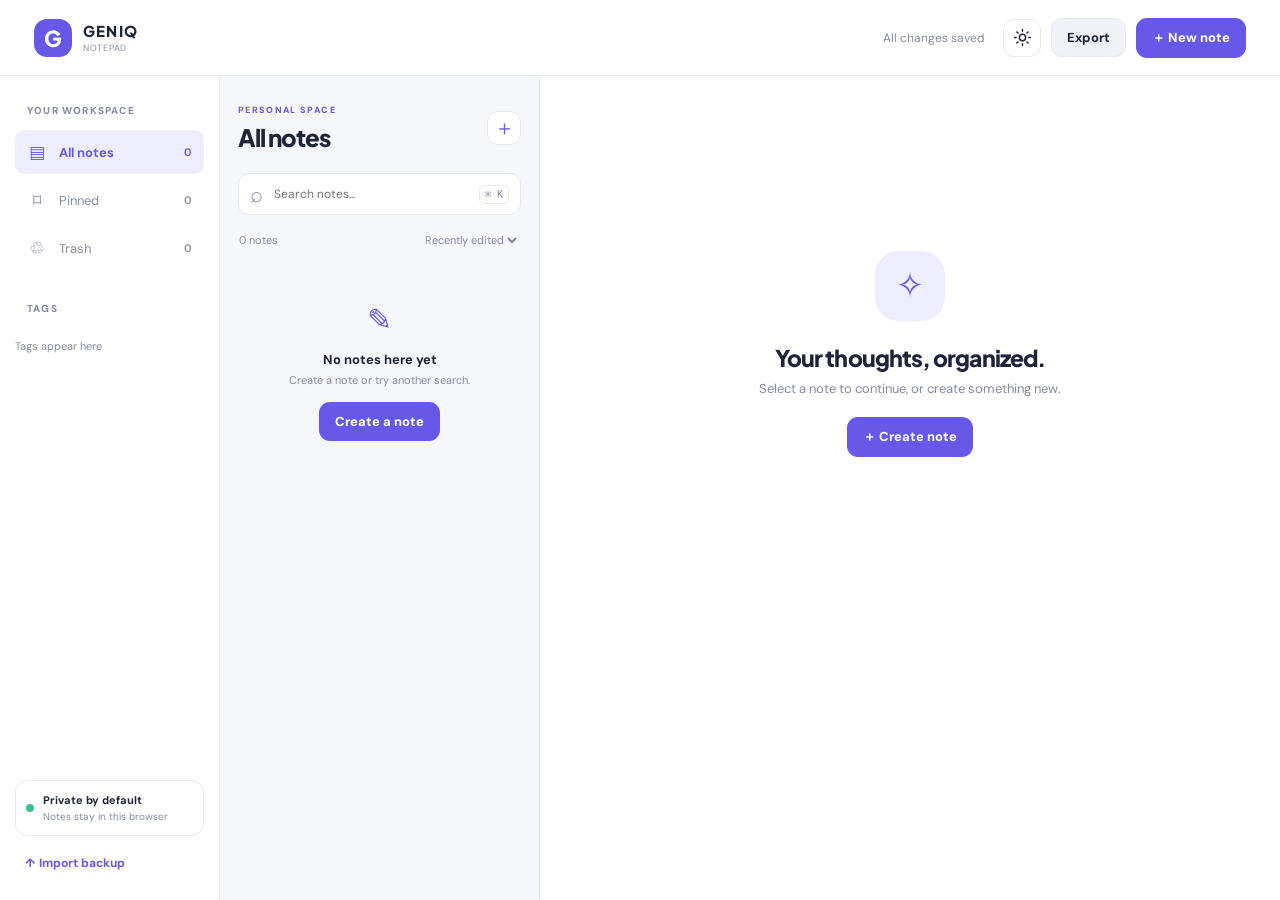
<file: notepad.html>
<!doctype html>
<html lang="en">
<head>
  <meta charset="utf-8">
  <meta name="viewport" content="width=device-width, initial-scale=1">
  <meta name="color-scheme" content="light dark">
  <meta name="theme-color" content="#f6f7fb">
  <title>GENIQ Notepad</title>
  <link rel="stylesheet" href="css/notepad.css">
  <script src="notepad.js" defer></script>
</head>
<body>
  <div class="app-shell">
    <header class="topbar">
      <a class="brand" href="index.html" aria-label="GENIQ Notepad home">
        <span class="brand-mark">G</span>
        <span><strong>GENIQ</strong><small>NOTEPAD</small></span>
      </a>
      <div class="top-actions">
        <span id="saveStatus" class="save-status" role="status">All changes saved</span>
        <button id="themeBtn" class="icon-btn" type="button" aria-label="Switch theme" title="Switch theme">
          <svg id="themeIcon" viewBox="0 0 24 24" aria-hidden="true"></svg>
        </button>
        <button id="exportBtn" class="btn btn-soft" type="button">Export</button>
        <button id="newNoteBtn" class="btn btn-primary" type="button">＋ New note</button>
      </div>
    </header>

    <main class="workspace">
      <aside class="sidebar">
        <div class="sidebar-heading">YOUR WORKSPACE</div>
        <button class="nav-item active" data-filter="all" type="button"><span>▤</span> All notes <b id="allCount">0</b></button>
        <button class="nav-item" data-filter="pinned" type="button"><span>⌑</span> Pinned <b id="pinnedCount">0</b></button>
        <button class="nav-item" data-filter="trash" type="button"><span>♲</span> Trash <b id="trashCount">0</b></button>
        <div class="sidebar-heading tags-heading">TAGS</div>
        <div id="tagList" class="tag-list"><p class="muted tiny">Tags appear here</p></div>
        <div class="sidebar-bottom">
          <div class="storage-card"><span class="storage-dot"></span><div><strong>Private by default</strong><small>Notes stay in this browser</small></div></div>
          <button id="importBtn" class="text-btn" type="button">↑ Import backup</button>
          <input id="importInput" type="file" accept="application/json,.json" hidden>
        </div>
      </aside>

      <section class="notes-pane" aria-label="Notes list">
        <div class="pane-title-row">
          <div><p class="eyebrow">PERSONAL SPACE</p><h1 id="listHeading">All notes</h1></div>
          <button id="listNewBtn" class="round-add" type="button" aria-label="Create note">＋</button>
        </div>
        <label class="search-box"><span aria-hidden="true">⌕</span><input id="searchInput" type="search" placeholder="Search notes..." autocomplete="off"><kbd>⌘ K</kbd></label>
        <div class="list-meta"><span id="resultCount">0 notes</span><select id="sortSelect" aria-label="Sort notes"><option value="updated">Recently edited</option><option value="created">Date created</option><option value="title">Title A–Z</option></select></div>
        <div id="notesList" class="notes-list" aria-live="polite"></div>
        <div id="emptyList" class="empty-state"><div class="empty-icon">✎</div><strong>No notes here yet</strong><p>Create a note or try another search.</p><button id="emptyNewBtn" class="btn btn-primary" type="button">Create a note</button></div>
      </section>

      <section class="editor-pane" aria-label="Note editor">
        <div id="editorEmpty" class="editor-empty"><div class="empty-art">✧</div><h2>Your thoughts, organized.</h2><p>Select a note to continue, or create something new.</p><button id="editorNewBtn" class="btn btn-primary" type="button">＋ Create note</button></div>
        <div id="editor" class="editor" hidden>
          <div class="editor-topline">
            <span id="editorDate" class="muted tiny">New note</span>
            <div class="editor-actions">
              <button id="pinBtn" class="icon-btn" type="button" title="Pin note" aria-label="Pin note">⌑</button>
              <button id="trashBtn" class="icon-btn" type="button" title="Move to trash" aria-label="Move to trash">♲</button>
              <button id="moreBtn" class="icon-btn" type="button" title="More actions" aria-label="More actions">···</button>
              <div id="moreMenu" class="more-menu" hidden>
                <button id="duplicateBtn" type="button">Duplicate note</button>
                <button id="restoreBtn" type="button" hidden>Restore note</button>
                <button id="deleteForeverBtn" class="danger-text" type="button" hidden>Delete permanently</button>
                <button id="printBtn" type="button">Print note</button>
              </div>
            </div>
          </div>
          <input id="noteTitle" class="note-title" type="text" maxlength="180" placeholder="Untitled note" aria-label="Note title">
          <input id="noteTags" class="tag-input" type="text" placeholder="Add tags, separated by commas…" aria-label="Note tags">
          <div class="toolbar" role="toolbar" aria-label="Text formatting">
            <button data-command="bold" type="button" title="Bold"><b>B</b></button>
            <button data-command="italic" type="button" title="Italic"><i>I</i></button>
            <button data-command="underline" type="button" title="Underline"><u>U</u></button>
            <span class="toolbar-separator"></span>
            <button data-command="formatBlock" data-value="h2" type="button" title="Heading">H₂</button>
            <button data-command="formatBlock" data-value="blockquote" type="button" title="Quote">❞</button>
            <button data-command="insertUnorderedList" type="button" title="Bulleted list">• List</button>
            <button data-command="insertOrderedList" type="button" title="Numbered list">1. List</button>
            <span class="toolbar-separator"></span>
            <button id="clearFormatBtn" type="button" title="Clear formatting">Tx</button>
          </div>
          <div id="noteBody" class="note-body" contenteditable="true" role="textbox" aria-label="Note content" aria-multiline="true" data-placeholder="Start writing…"></div>
          <footer class="editor-footer"><span id="wordCount">0 words · 0 characters</span><span>Autosaves on this device</span></footer>
        </div>
      </section>
    </main>
    <div id="toast" class="toast" role="status" aria-live="polite"></div>
  </div>
</body>
</html>
</file>
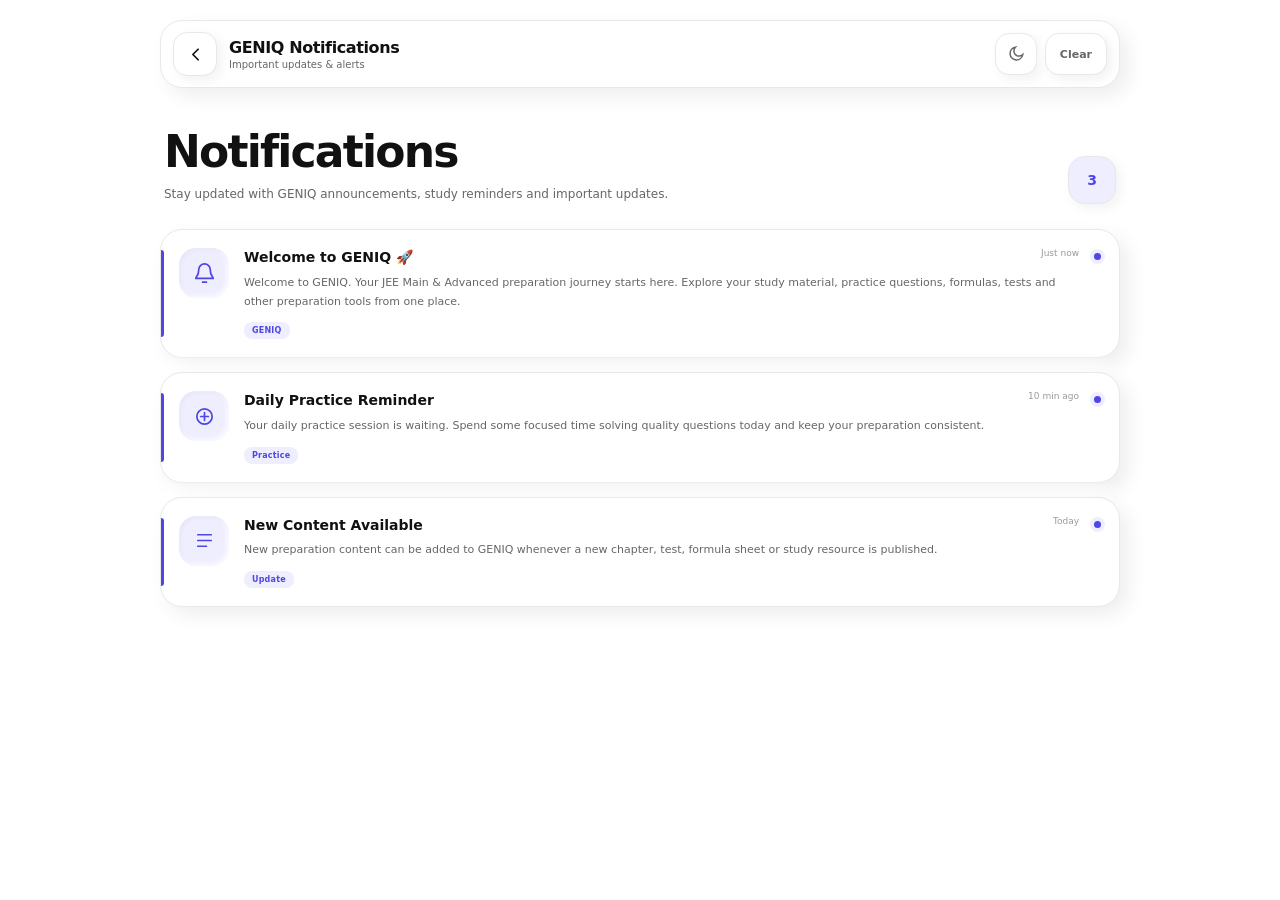
<file: notification.html>
<!DOCTYPE html>
<html lang="en">
<head>
<meta charset="UTF-8">

<meta
    name="viewport"
    content="width=device-width, initial-scale=1.0, maximum-scale=1.0, user-scalable=no"
>

<title>Notifications — GENIQ</title>

<meta
    name="theme-color"
    id="metaThemeColor"
    content="#ffffff"
>

<script src="theme.js" defer></script>

<style>

/* =========================================================
   GENIQ NOTIFICATIONS
   PURE WHITE / PURE BLACK
   CLAY UI
   ========================================================= */

:root {

    --bg: #ffffff;
    --surface: #ffffff;
    --surface-2: #f7f7f7;

    --text: #111111;
    --text-soft: #666666;
    --text-muted: #999999;

    --primary: #4f46e5;
    --primary-soft: #eeeeff;

    --border: #e8e8e8;

    --shadow-outer:
        8px 8px 20px rgba(0,0,0,.07),
        -8px -8px 20px rgba(255,255,255,.95);

    --shadow-small:
        4px 4px 12px rgba(0,0,0,.06),
        -4px -4px 12px rgba(255,255,255,.95);

    --shadow-pressed:
        inset 4px 4px 10px rgba(0,0,0,.07),
        inset -4px -4px 10px rgba(255,255,255,.9);

    --radius-xl: 30px;
    --radius-lg: 22px;
    --radius-md: 16px;

    --ease: cubic-bezier(.2,.8,.2,1);

    font-family:
        Inter,
        "Plus Jakarta Sans",
        system-ui,
        -apple-system,
        BlinkMacSystemFont,
        "Segoe UI",
        sans-serif;
}


/* =========================================================
   DARK
   ========================================================= */

body.dark-theme {

    --bg: #000000;
    --surface: #080808;
    --surface-2: #101010;

    --text: #ffffff;
    --text-soft: #a1a1aa;
    --text-muted: #666666;

    --primary: #7c78ff;
    --primary-soft: #151525;

    --border: #1d1d1d;

    --shadow-outer:
        8px 8px 20px rgba(0,0,0,.7),
        -5px -5px 15px rgba(255,255,255,.025);

    --shadow-small:
        4px 4px 12px rgba(0,0,0,.65),
        -4px -4px 10px rgba(255,255,255,.02);

    --shadow-pressed:
        inset 4px 4px 10px rgba(0,0,0,.7),
        inset -4px -4px 10px rgba(255,255,255,.025);
}


/* =========================================================
   RESET
   ========================================================= */

* {
    box-sizing: border-box;
    margin: 0;
    padding: 0;
}

html,
body {
    width: 100%;
    min-height: 100%;
}

body {

    min-height: 100vh;

    background: var(--bg);
    color: var(--text);

    overflow-x: hidden;

    transition:
        background .25s ease,
        color .25s ease;
}

button {
    border: 0;
    font: inherit;
    cursor: pointer;
}

button,
.notification-card {
    -webkit-tap-highlight-color: transparent;
}


/* =========================================================
   APP
   ========================================================= */

.notification-app {

    width: min(100%, 1000px);

    margin: auto;

    padding:
        20px
        20px
        60px;
}


/* =========================================================
   HEADER
   ========================================================= */

.topbar {

    height: 68px;

    display: flex;
    align-items: center;
    justify-content: space-between;

    gap: 15px;

    padding: 10px 12px;

    background: var(--surface);

    border: 1px solid var(--border);

    border-radius: var(--radius-lg);

    box-shadow: var(--shadow-outer);

    position: sticky;
    top: 15px;

    z-index: 20;
}


.topbar-left {

    display: flex;
    align-items: center;

    gap: 12px;

    min-width: 0;
}


.back-button {

    width: 44px;
    height: 44px;

    flex-shrink: 0;

    display: grid;
    place-items: center;

    border-radius: 14px;

    background: var(--surface);

    color: var(--text);

    box-shadow: var(--shadow-small);

    border: 1px solid var(--border);

    transition:
        transform .2s var(--ease),
        box-shadow .2s ease;
}

.back-button:active {
    transform: scale(.93);
    box-shadow: var(--shadow-pressed);
}

.back-button svg {
    width: 21px;
    height: 21px;
}


.brand {

    min-width: 0;
}

.brand-name {

    font-size: 16px;

    font-weight: 850;

    letter-spacing: -.4px;

    white-space: nowrap;
}

.brand-sub {

    margin-top: 2px;

    font-size: 10px;

    color: var(--text-soft);

    white-space: nowrap;
}


/* =========================================================
   ACTIONS
   ========================================================= */

.topbar-actions {

    display: flex;
    align-items: center;

    gap: 8px;
}


.icon-button {

    width: 42px;
    height: 42px;

    display: grid;
    place-items: center;

    border-radius: 14px;

    background: var(--surface);

    color: var(--text-soft);

    border: 1px solid var(--border);

    box-shadow: var(--shadow-small);

    transition:
        transform .2s var(--ease),
        color .2s ease;
}

.icon-button:hover {
    color: var(--primary);
}

.icon-button:active {
    transform: scale(.92);
    box-shadow: var(--shadow-pressed);
}

.icon-button svg {
    width: 18px;
    height: 18px;
}


.clear-button {

    height: 42px;

    padding: 0 14px;

    border-radius: 14px;

    background: var(--surface);

    color: var(--text-soft);

    border: 1px solid var(--border);

    box-shadow: var(--shadow-small);

    font-size: 11px;
    font-weight: 750;

    transition:
        transform .2s var(--ease),
        color .2s ease;
}

.clear-button:hover {
    color: var(--primary);
}

.clear-button:active {
    transform: scale(.96);
    box-shadow: var(--shadow-pressed);
}


/* =========================================================
   INTRO
   ========================================================= */

.intro {

    display: flex;

    align-items: flex-end;
    justify-content: space-between;

    gap: 20px;

    padding: 42px 4px 25px;
}


.intro h1 {

    font-size: clamp(
        30px,
        6vw,
        44px
    );

    line-height: 1;

    letter-spacing: -1.8px;

    font-weight: 900;
}


.intro p {

    max-width: 550px;

    margin-top: 10px;

    color: var(--text-soft);

    font-size: 12px;

    line-height: 1.7;
}


.count {

    min-width: 48px;
    height: 48px;

    padding: 0 12px;

    display: grid;
    place-items: center;

    border-radius: 17px;

    color: var(--primary);

    background: var(--primary-soft);

    border: 1px solid var(--border);

    box-shadow: var(--shadow-small);

    font-size: 14px;

    font-weight: 850;
}


/* =========================================================
   LIST
   ========================================================= */

.notification-list {

    display: grid;

    gap: 14px;
}


/* =========================================================
   CARD
   ========================================================= */

.notification-card {

    position: relative;

    display: flex;
    align-items: flex-start;

    gap: 15px;

    width: 100%;

    padding: 18px;

    background: var(--surface);

    border: 1px solid var(--border);

    border-radius: var(--radius-lg);

    box-shadow: var(--shadow-outer);

    cursor: pointer;

    user-select: none;

    transition:
        transform .22s var(--ease),
        box-shadow .22s ease,
        border-color .22s ease;
}

.notification-card:hover {

    transform: translateY(-3px);

    border-color:
        rgba(79,70,229,.25);
}

.notification-card:active {

    transform: scale(.985);

    box-shadow: var(--shadow-pressed);
}


/* =========================================================
   UNREAD
   ========================================================= */

.notification-card.unread::before {

    content: "";

    position: absolute;

    left: 0;
    top: 20px;
    bottom: 20px;

    width: 3px;

    background: var(--primary);

    border-radius:
        0 5px 5px 0;
}


/* =========================================================
   ICON
   ========================================================= */

.notification-icon {

    width: 50px;
    height: 50px;

    flex-shrink: 0;

    display: grid;
    place-items: center;

    border-radius: 17px;

    color: var(--primary);

    background: var(--primary-soft);

    box-shadow:
        inset 2px 2px 5px rgba(0,0,0,.035),
        inset -2px -2px 5px rgba(255,255,255,.8);
}

.notification-icon svg {

    width: 23px;
    height: 23px;
}


/* =========================================================
   CONTENT
   ========================================================= */

.notification-body {

    min-width: 0;

    flex: 1;
}


.notification-heading {

    display: flex;

    justify-content: space-between;

    gap: 12px;
}


.notification-title {

    font-size: 14px;

    line-height: 1.4;

    font-weight: 820;
}


.notification-time {

    flex-shrink: 0;

    color: var(--text-muted);

    font-size: 9px;
}


.notification-message {

    margin-top: 6px;

    color: var(--text-soft);

    font-size: 11px;

    line-height: 1.7;

    display: -webkit-box;

    -webkit-line-clamp: 2;

    -webkit-box-orient: vertical;

    overflow: hidden;
}


.notification-meta {

    display: flex;

    align-items: center;

    gap: 8px;

    margin-top: 11px;
}


.tag {

    display: inline-flex;

    padding: 4px 8px;

    border-radius: 8px;

    color: var(--primary);

    background: var(--primary-soft);

    font-size: 8px;

    font-weight: 800;

    letter-spacing: .2px;
}


.unread-dot {

    width: 7px;
    height: 7px;

    margin-top: 5px;

    flex-shrink: 0;

    border-radius: 50%;

    background: var(--primary);

    box-shadow:
        0 0 0 4px var(--primary-soft);
}


/* =========================================================
   EMPTY
   ========================================================= */

.empty {

    display: none;

    padding: 75px 20px;

    text-align: center;

    border: 1px solid var(--border);

    border-radius: var(--radius-xl);

    background: var(--surface);

    box-shadow: var(--shadow-outer);
}


.empty.show {
    display: block;
}


.empty-icon {

    width: 68px;
    height: 68px;

    margin: auto;

    display: grid;
    place-items: center;

    border-radius: 22px;

    color: var(--primary);

    background: var(--primary-soft);

    box-shadow: var(--shadow-small);
}


.empty-icon svg {

    width: 30px;
    height: 30px;
}


.empty h2 {

    margin-top: 20px;

    font-size: 19px;

    font-weight: 850;
}


.empty p {

    max-width: 390px;

    margin: 8px auto 0;

    color: var(--text-soft);

    font-size: 11px;

    line-height: 1.7;
}


/* =========================================================
   FULL SCREEN DETAIL
   ========================================================= */

.detail-screen {

    position: fixed;

    inset: 0;

    z-index: 1000;

    background: var(--bg);

    overflow-y: auto;

    visibility: hidden;

    opacity: 0;

    transform: translateY(20px);

    transition:
        opacity .25s ease,
        transform .3s var(--ease),
        visibility .25s ease;
}


.detail-screen.open {

    visibility: visible;

    opacity: 1;

    transform: translateY(0);
}


.detail-inner {

    width: min(100%, 850px);

    min-height: 100%;

    margin: auto;

    padding:
        20px
        20px
        70px;
}


/* =========================================================
   DETAIL HEADER
   ========================================================= */

.detail-top {

    height: 64px;

    display: flex;

    align-items: center;

    justify-content: space-between;

    gap: 12px;
}


.detail-back {

    display: flex;

    align-items: center;

    gap: 9px;

    height: 44px;

    padding: 0 14px;

    border-radius: 14px;

    background: var(--surface);

    color: var(--text);

    border: 1px solid var(--border);

    box-shadow: var(--shadow-small);

    font-size: 11px;

    font-weight: 750;
}

.detail-back:active {
    box-shadow: var(--shadow-pressed);
    transform: scale(.97);
}


.detail-back svg {

    width: 18px;
    height: 18px;
}


.detail-label {

    color: var(--text-muted);

    font-size: 10px;

    font-weight: 700;
}


/* =========================================================
   DETAIL CONTENT
   ========================================================= */

.detail-content {

    padding-top: 60px;
}


.detail-icon {

    width: 76px;
    height: 76px;

    display: grid;
    place-items: center;

    border-radius: 24px;

    color: var(--primary);

    background: var(--primary-soft);

    box-shadow: var(--shadow-outer);
}


.detail-icon svg {

    width: 34px;
    height: 34px;
}


.detail-tag {

    display: inline-flex;

    margin-top: 30px;

    padding: 6px 10px;

    border-radius: 9px;

    color: var(--primary);

    background: var(--primary-soft);

    font-size: 9px;

    font-weight: 850;
}


.detail-title {

    margin-top: 16px;

    max-width: 750px;

    font-size: clamp(
        29px,
        7vw,
        52px
    );

    line-height: 1.08;

    letter-spacing: -2px;

    font-weight: 900;
}


.detail-time {

    margin-top: 12px;

    color: var(--text-muted);

    font-size: 10px;
}


.detail-divider {

    width: 100%;

    height: 1px;

    margin: 32px 0;

    background: var(--border);
}


.detail-message {

    max-width: 760px;

    color: var(--text-soft);

    font-size: 15px;

    line-height: 2;

    white-space: pre-wrap;
}


/* =========================================================
   DETAIL ACTION
   ========================================================= */

.detail-close {

    margin-top: 40px;

    min-height: 48px;

    padding: 0 20px;

    border-radius: 15px;

    background: var(--surface);

    color: var(--text);

    border: 1px solid var(--border);

    box-shadow: var(--shadow-small);

    font-size: 12px;

    font-weight: 800;
}

.detail-close:active {

    box-shadow: var(--shadow-pressed);

    transform: scale(.98);
}


/* =========================================================
   MOBILE
   ========================================================= */

@media (max-width: 650px) {

    .notification-app {

        padding:
            10px
            10px
            35px;
    }

    .topbar {

        top: 8px;

        height: 60px;

        border-radius: 17px;
    }

    .brand-name {
        font-size: 13px;
    }

    .brand-sub {
        display: none;
    }

    .back-button {

        width: 39px;
        height: 39px;
    }

    .icon-button {

        width: 39px;
        height: 39px;
    }

    .clear-button {

        height: 39px;

        padding: 0 10px;

        font-size: 9px;
    }

    .intro {

        padding:
            35px
            3px
            20px;
    }

    .intro h1 {

        font-size: 31px;

        letter-spacing: -1.4px;
    }

    .intro p {

        font-size: 10px;
    }

    .count {

        min-width: 42px;
        height: 42px;

        border-radius: 14px;
    }

    .notification-card {

        padding: 14px;

        gap: 11px;

        border-radius: 17px;
    }

    .notification-icon {

        width: 43px;
        height: 43px;

        border-radius: 14px;
    }

    .notification-icon svg {

        width: 20px;
        height: 20px;
    }

    .notification-title {

        font-size: 11px;
    }

    .notification-message {

        font-size: 9px;

        line-height: 1.6;
    }

    .notification-time {

        font-size: 7px;
    }

    .tag {

        font-size: 7px;
    }

    .detail-inner {

        padding:
            10px
            16px
            50px;
    }

    .detail-top {

        height: 55px;
    }

    .detail-content {

        padding-top: 55px;
    }

    .detail-icon {

        width: 65px;
        height: 65px;

        border-radius: 21px;
    }

    .detail-icon svg {

        width: 29px;
        height: 29px;
    }

    .detail-title {

        font-size: 30px;

        letter-spacing: -1.3px;
    }

    .detail-message {

        font-size: 13px;

        line-height: 1.9;
    }

    .detail-back {

        height: 40px;

        padding: 0 11px;

        font-size: 9px;
    }

    .detail-label {

        font-size: 8px;
    }
}


/* =========================================================
   REDUCED MOTION
   ========================================================= */

@media (prefers-reduced-motion: reduce) {

    *,
    *::before,
    *::after {

        animation-duration: .01ms !important;

        transition-duration: .01ms !important;
    }
}

</style>
</head>


<body>


<!-- =======================================================
     NOTIFICATION LIST
     ======================================================= -->

<main class="notification-app">


    <header class="topbar">

        <div class="topbar-left">

            <button
                class="back-button"
                id="backButton"
                aria-label="Go back"
            >

                <svg viewBox="0 0 24 24" fill="none">

                    <path
                        d="M15 18L9 12L15 6"
                        stroke="currentColor"
                        stroke-width="2"
                        stroke-linecap="round"
                        stroke-linejoin="round"
                    />

                </svg>

            </button>


            <div class="brand">

                <div class="brand-name">
                    GENIQ Notifications
                </div>

                <div class="brand-sub">
                    Important updates & alerts
                </div>

            </div>

        </div>


        <div class="topbar-actions">

            <button
                class="icon-button"
                id="themeButton"
                aria-label="Change theme"
            >

                <svg viewBox="0 0 24 24" fill="none">

                    <path
                        d="M21 12.8A8.5 8.5 0 1111.2 3
                        A6.7 6.7 0 0021 12.8Z"
                        stroke="currentColor"
                        stroke-width="2"
                    />

                </svg>

            </button>


            <button
                class="clear-button"
                id="clearButton"
            >
                Clear
            </button>

        </div>

    </header>


    <section class="intro">

        <div>

            <h1>
                Notifications
            </h1>

            <p>
                Stay updated with GENIQ announcements,
                study reminders and important updates.
            </p>

        </div>


        <div
            class="count"
            id="unreadCount"
        >
            0
        </div>

    </section>


    <section
        class="notification-list"
        id="notificationList"
    ></section>


    <section
        class="empty"
        id="emptyState"
    >

        <div class="empty-icon">

            <svg viewBox="0 0 24 24" fill="none">

                <path
                    d="M18 8A6 6 0 006 8
                    c0 7-3 7-3 9h18c0-2-3-2-3-9"
                    stroke="currentColor"
                    stroke-width="1.8"
                    stroke-linecap="round"
                />

                <path
                    d="M10 21h4"
                    stroke="currentColor"
                    stroke-width="1.8"
                    stroke-linecap="round"
                />

            </svg>

        </div>


        <h2>
            You're all caught up
        </h2>


        <p>
            New GENIQ notifications will appear here
            whenever there is something important to share.
        </p>

    </section>

</main>


<!-- =======================================================
     FULL SCREEN DETAIL
     ======================================================= -->

<section
    class="detail-screen"
    id="detailScreen"
    aria-hidden="true"
>

    <div class="detail-inner">


        <header class="detail-top">

            <button
                class="detail-back"
                id="detailBack"
            >

                <svg viewBox="0 0 24 24" fill="none">

                    <path
                        d="M15 18L9 12L15 6"
                        stroke="currentColor"
                        stroke-width="2"
                        stroke-linecap="round"
                        stroke-linejoin="round"
                    />

                </svg>

                Back

            </button>


            <span class="detail-label">
                GENIQ NOTIFICATION
            </span>

        </header>


        <article class="detail-content">


            <div
                class="detail-icon"
                id="detailIcon"
            ></div>


            <div
                class="detail-tag"
                id="detailTag"
            ></div>


            <h1
                class="detail-title"
                id="detailTitle"
            ></h1>


            <div
                class="detail-time"
                id="detailTime"
            ></div>


            <div class="detail-divider"></div>


            <div
                class="detail-message"
                id="detailMessage"
            ></div>


            <button
                class="detail-close"
                id="detailClose"
            >
                Close Notification
            </button>


        </article>

    </div>

</section>


<script>

/* =========================================================
   GENIQ NOTIFICATION DATABASE

   👇 SIRF IS ARRAY KO EDIT KARKE NOTIFICATIONS MANAGE KARO.

   New notification = ek new object.
   ========================================================= */

const notifications = [

    {
        id: "welcome-001",

        title: "Welcome to GENIQ 🚀",

        message:
`Welcome to GENIQ.

Your JEE Main & Advanced preparation journey starts here.

Explore your study material, practice questions, formulas,
tests and other preparation tools from one place.`,

        time: "Just now",

        tag: "GENIQ",

        type: "system"
    },


    {
        id: "practice-002",

        title: "Daily Practice Reminder",

        message:
`Your daily practice session is waiting.

Spend some focused time solving quality questions today
and keep your preparation consistent.`,

        time: "10 min ago",

        tag: "Practice",

        type: "practice"
    },


    {
        id: "update-003",

        title: "New Content Available",

        message:
`New preparation content can be added to GENIQ whenever
a new chapter, test, formula sheet or study resource
is published.`,

        time: "Today",

        tag: "Update",

        type: "update"
    }

];


/* =========================================================
   STORAGE
   ========================================================= */

const STORAGE_KEY =
    "geniq_notification_state";


function getState() {

    try {

        return JSON.parse(
            localStorage.getItem(STORAGE_KEY)
        ) || {
            read: [],
            cleared: false
        };

    } catch {

        return {
            read: [],
            cleared: false
        };

    }

}


function saveState(state) {

    localStorage.setItem(
        STORAGE_KEY,
        JSON.stringify(state)
    );

}


/* =========================================================
   ICONS
   ========================================================= */

function icon(type) {

    const icons = {

        system: `
            <svg viewBox="0 0 24 24" fill="none">
                <path
                    d="M18 8A6 6 0 006 8
                    c0 7-3 7-3 9h18c0-2-3-2-3-9"
                    stroke="currentColor"
                    stroke-width="1.8"
                    stroke-linecap="round"
                />
                <path
                    d="M10 21h4"
                    stroke="currentColor"
                    stroke-width="1.8"
                    stroke-linecap="round"
                />
            </svg>
        `,

        practice: `
            <svg viewBox="0 0 24 24" fill="none">
                <circle
                    cx="12"
                    cy="12"
                    r="8"
                    stroke="currentColor"
                    stroke-width="1.8"
                />
                <path
                    d="M12 8v8M8 12h8"
                    stroke="currentColor"
                    stroke-width="1.8"
                    stroke-linecap="round"
                />
            </svg>
        `,

        update: `
            <svg viewBox="0 0 24 24" fill="none">
                <path
                    d="M5 6h14M5 12h14M5 18h9"
                    stroke="currentColor"
                    stroke-width="1.8"
                    stroke-linecap="round"
                />
            </svg>
        `

    };

    return icons[type] || icons.system;

}


/* =========================================================
   ELEMENTS
   ========================================================= */

const notificationList =
    document.getElementById(
        "notificationList"
    );

const emptyState =
    document.getElementById(
        "emptyState"
    );

const unreadCount =
    document.getElementById(
        "unreadCount"
    );

const detailScreen =
    document.getElementById(
        "detailScreen"
    );

const detailIcon =
    document.getElementById(
        "detailIcon"
    );

const detailTag =
    document.getElementById(
        "detailTag"
    );

const detailTitle =
    document.getElementById(
        "detailTitle"
    );

const detailTime =
    document.getElementById(
        "detailTime"
    );

const detailMessage =
    document.getElementById(
        "detailMessage"
    );


/* =========================================================
   RENDER
   ========================================================= */

function renderNotifications() {

    const state = getState();

    notificationList.innerHTML = "";


    if (state.cleared) {

        notificationList.style.display = "none";

        emptyState.classList.add("show");

        unreadCount.textContent = "0";

        return;
    }


    notificationList.style.display = "grid";

    emptyState.classList.remove("show");


    let unread = 0;


    notifications.forEach(
        notification => {

            const isRead =
                state.read.includes(
                    notification.id
                );


            if (!isRead) {
                unread++;
            }


            const card =
                document.createElement(
                    "article"
                );


            card.className =
                "notification-card" +
                (
                    isRead
                        ? ""
                        : " unread"
                );


            card.innerHTML = `

                <div class="notification-icon">
                    ${icon(notification.type)}
                </div>

                <div class="notification-body">

                    <div class="notification-heading">

                        <h2 class="notification-title">
                            ${escapeHTML(
                                notification.title
                            )}
                        </h2>

                        <span class="notification-time">
                            ${escapeHTML(
                                notification.time
                            )}
                        </span>

                    </div>

                    <p class="notification-message">
                        ${escapeHTML(
                            notification.message
                        )}
                    </p>

                    <div class="notification-meta">

                        <span class="tag">
                            ${escapeHTML(
                                notification.tag
                            )}
                        </span>

                    </div>

                </div>

                ${
                    !isRead
                    ? `
                        <span
                            class="unread-dot"
                        ></span>
                    `
                    : ""
                }

            `;


            /*
             * CARD KE KISI BHI PART PAR TAP
             * KARNE SE DETAIL OPEN HOGI.
             */

            card.addEventListener(
                "click",
                () => {

                    markRead(
                        notification.id
                    );

                    openDetail(
                        notification
                    );

                }
            );


            notificationList.appendChild(
                card
            );

        }
    );


    unreadCount.textContent =
        unread > 99
            ? "99+"
            : unread;


    if (!notifications.length) {

        notificationList.style.display =
            "none";

        emptyState.classList.add(
            "show"
        );

    }

}


/* =========================================================
   MARK READ
   ========================================================= */

function markRead(id) {

    const state = getState();


    if (
        !state.read.includes(id)
    ) {

        state.read.push(id);

        saveState(state);

    }


    renderNotifications();

}


/* =========================================================
   OPEN FULL SCREEN DETAIL
   ========================================================= */

function openDetail(notification) {

    detailIcon.innerHTML =
        icon(notification.type);

    detailTag.textContent =
        notification.tag;

    detailTitle.textContent =
        notification.title;

    detailTime.textContent =
        notification.time;

    detailMessage.textContent =
        notification.message;


    detailScreen.classList.add(
        "open"
    );

    detailScreen.setAttribute(
        "aria-hidden",
        "false"
    );


    document.body.style.overflow =
        "hidden";


    /*
     * Browser history me entry add.
     * Back button bhi naturally work karega.
     */

    history.pushState(
        {
            notification: true
        },
        "",
        "#notification"
    );

}


/* =========================================================
   CLOSE DETAIL
   ========================================================= */

function closeDetail() {

    detailScreen.classList.remove(
        "open"
    );

    detailScreen.setAttribute(
        "aria-hidden",
        "true"
    );

    document.body.style.overflow =
        "";

}


/* =========================================================
   DETAIL BACK
   ========================================================= */

document
    .getElementById("detailBack")
    .addEventListener(
        "click",
        () => {

            closeDetail();

            if (
                location.hash ===
                "#notification"
            ) {

                history.back();

            }

        }
    );


document
    .getElementById("detailClose")
    .addEventListener(
        "click",
        () => {

            closeDetail();

            if (
                location.hash ===
                "#notification"
            ) {

                history.back();

            }

        }
    );


/* =========================================================
   BROWSER BACK
   ========================================================= */

window.addEventListener(
    "popstate",
    () => {

        if (
            !location.hash.includes(
                "notification"
            )
        ) {

            closeDetail();

        }

    }
);


/* =========================================================
   CLEAR ALL
   ========================================================= */

document
    .getElementById("clearButton")
    .addEventListener(
        "click",
        () => {

            const state = getState();

            state.cleared = true;

            saveState(state);

            renderNotifications();

        }
    );


/* =========================================================
   MAIN BACK
   ========================================================= */

document
    .getElementById("backButton")
    .addEventListener(
        "click",
        () => {

            if (
                history.length > 1
            ) {

                history.back();

            } else {

                window.location.href =
                    "index.html";

            }

        }
    );


/* =========================================================
   THEME
   ========================================================= */

document
    .getElementById("themeButton")
    .addEventListener(
        "click",
        () => {

            if (
                typeof window.toggleTheme ===
                "function"
            ) {

                window.toggleTheme();

            } else {

                document.body.classList.toggle(
                    "dark-theme"
                );

            }

        }
    );


/* =========================================================
   ESCAPE HTML
   ========================================================= */

function escapeHTML(value) {

    const element =
        document.createElement(
            "div"
        );

    element.textContent =
        value;

    return element.innerHTML;

}


/* =========================================================
   START
   ========================================================= */

renderNotifications();

</script>

</body>
</html>
</file>
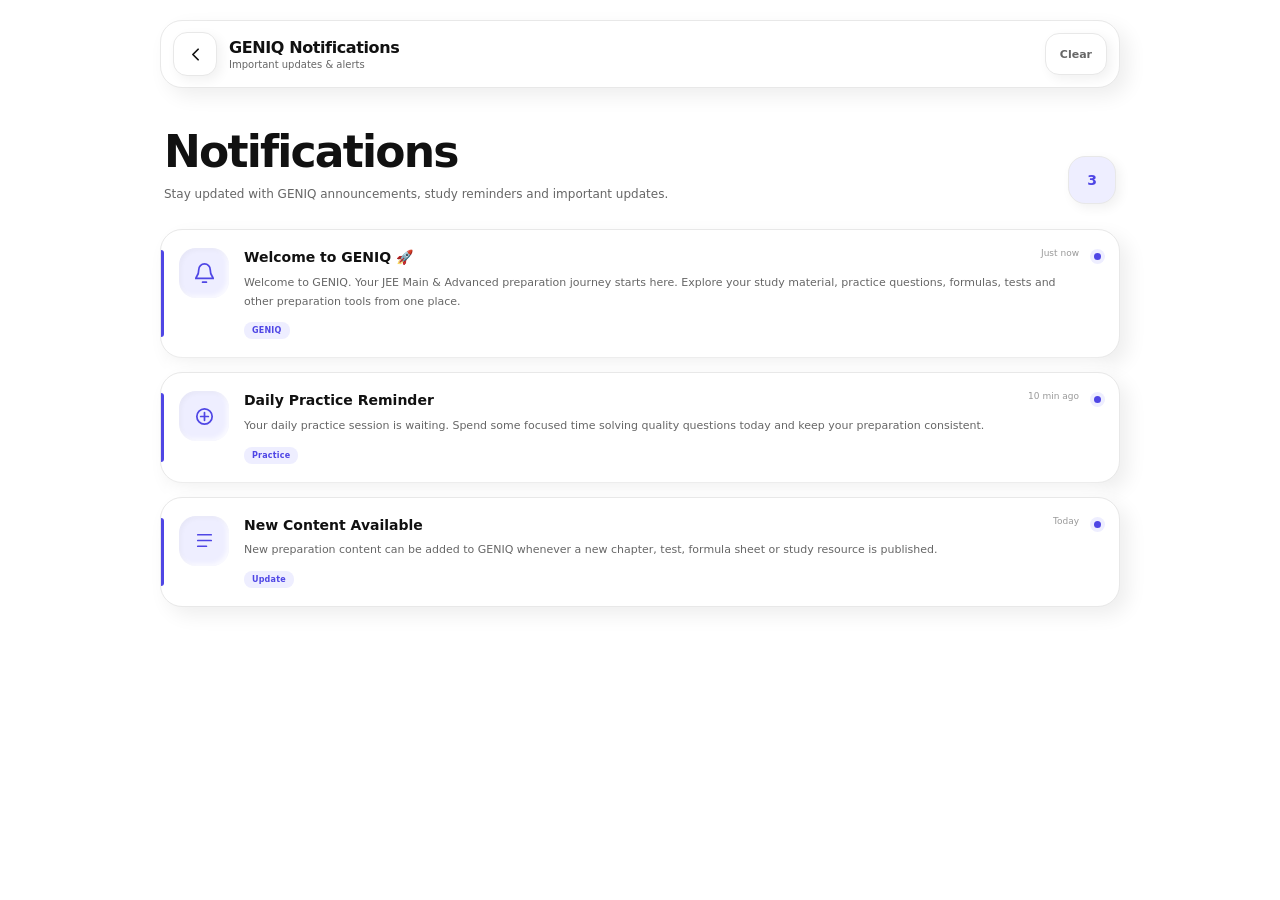
<file: notifications.html>
<!DOCTYPE html>
<html lang="en">
<head>
<meta charset="UTF-8">

<meta
    name="viewport"
    content="width=device-width, initial-scale=1.0, maximum-scale=1.0, user-scalable=no"
>

<title>Notifications — GENIQ</title>

<meta
    name="theme-color"
    id="metaThemeColor"
    content="#ffffff"
>

<script src="theme.js" defer></script>

<style>

/* =========================================================
   GENIQ NOTIFICATIONS
   PURE WHITE / PURE BLACK
   CLAY UI
   ========================================================= */

:root {

    --bg: #ffffff;
    --surface: #ffffff;
    --surface-2: #f7f7f7;

    --text: #111111;
    --text-soft: #666666;
    --text-muted: #999999;

    --primary: #4f46e5;
    --primary-soft: #eeeeff;

    --border: #e8e8e8;

    --shadow-outer:
        8px 8px 20px rgba(0,0,0,.07),
        -8px -8px 20px rgba(255,255,255,.95);

    --shadow-small:
        4px 4px 12px rgba(0,0,0,.06),
        -4px -4px 12px rgba(255,255,255,.95);

    --shadow-pressed:
        inset 4px 4px 10px rgba(0,0,0,.07),
        inset -4px -4px 10px rgba(255,255,255,.9);

    --radius-xl: 30px;
    --radius-lg: 22px;
    --radius-md: 16px;

    --ease: cubic-bezier(.2,.8,.2,1);

    font-family:
        Inter,
        "Plus Jakarta Sans",
        system-ui,
        -apple-system,
        BlinkMacSystemFont,
        "Segoe UI",
        sans-serif;
}


/* =========================================================
   DARK
   ========================================================= */

body.dark-theme {

    --bg: #000000;
    --surface: #080808;
    --surface-2: #101010;

    --text: #ffffff;
    --text-soft: #a1a1aa;
    --text-muted: #666666;

    --primary: #7c78ff;
    --primary-soft: #151525;

    --border: #1d1d1d;

    --shadow-outer:
        8px 8px 20px rgba(0,0,0,.7),
        -5px -5px 15px rgba(255,255,255,.025);

    --shadow-small:
        4px 4px 12px rgba(0,0,0,.65),
        -4px -4px 10px rgba(255,255,255,.02);

    --shadow-pressed:
        inset 4px 4px 10px rgba(0,0,0,.7),
        inset -4px -4px 10px rgba(255,255,255,.025);
}


/* =========================================================
   RESET
   ========================================================= */

* {
    box-sizing: border-box;
    margin: 0;
    padding: 0;
}

html,
body {
    width: 100%;
    min-height: 100%;
}

body {

    min-height: 100vh;

    background: var(--bg);
    color: var(--text);

    overflow-x: hidden;

    transition:
        background .25s ease,
        color .25s ease;
}

button {
    border: 0;
    font: inherit;
    cursor: pointer;
}

button,
.notification-card {
    -webkit-tap-highlight-color: transparent;
}


/* =========================================================
   APP
   ========================================================= */

.notification-app {

    width: min(100%, 1000px);

    margin: auto;

    padding:
        20px
        20px
        60px;
}


/* =========================================================
   HEADER
   ========================================================= */

.topbar {

    height: 68px;

    display: flex;
    align-items: center;
    justify-content: space-between;

    gap: 15px;

    padding: 10px 12px;

    background: var(--surface);

    border: 1px solid var(--border);

    border-radius: var(--radius-lg);

    box-shadow: var(--shadow-outer);

    position: sticky;
    top: 15px;

    z-index: 20;
}


.topbar-left {

    display: flex;
    align-items: center;

    gap: 12px;

    min-width: 0;
}


.back-button {

    width: 44px;
    height: 44px;

    flex-shrink: 0;

    display: grid;
    place-items: center;

    border-radius: 14px;

    background: var(--surface);

    color: var(--text);

    box-shadow: var(--shadow-small);

    border: 1px solid var(--border);

    transition:
        transform .2s var(--ease),
        box-shadow .2s ease;
}

.back-button:active {
    transform: scale(.93);
    box-shadow: var(--shadow-pressed);
}

.back-button svg {
    width: 21px;
    height: 21px;
}


.brand {

    min-width: 0;
}

.brand-name {

    font-size: 16px;

    font-weight: 850;

    letter-spacing: -.4px;

    white-space: nowrap;
}

.brand-sub {

    margin-top: 2px;

    font-size: 10px;

    color: var(--text-soft);

    white-space: nowrap;
}


/* =========================================================
   ACTIONS
   ========================================================= */

.topbar-actions {

    display: flex;
    align-items: center;

    gap: 8px;
}


.icon-button {

    width: 42px;
    height: 42px;

    display: grid;
    place-items: center;

    border-radius: 14px;

    background: var(--surface);

    color: var(--text-soft);

    border: 1px solid var(--border);

    box-shadow: var(--shadow-small);

    transition:
        transform .2s var(--ease),
        color .2s ease;
}

.icon-button:hover {
    color: var(--primary);
}

.icon-button:active {
    transform: scale(.92);
    box-shadow: var(--shadow-pressed);
}

.icon-button svg {
    width: 18px;
    height: 18px;
}


.clear-button {

    height: 42px;

    padding: 0 14px;

    border-radius: 14px;

    background: var(--surface);

    color: var(--text-soft);

    border: 1px solid var(--border);

    box-shadow: var(--shadow-small);

    font-size: 11px;
    font-weight: 750;

    transition:
        transform .2s var(--ease),
        color .2s ease;
}

.clear-button:hover {
    color: var(--primary);
}

.clear-button:active {
    transform: scale(.96);
    box-shadow: var(--shadow-pressed);
}


/* =========================================================
   INTRO
   ========================================================= */

.intro {

    display: flex;

    align-items: flex-end;
    justify-content: space-between;

    gap: 20px;

    padding: 42px 4px 25px;
}


.intro h1 {

    font-size: clamp(
        30px,
        6vw,
        44px
    );

    line-height: 1;

    letter-spacing: -1.8px;

    font-weight: 900;
}


.intro p {

    max-width: 550px;

    margin-top: 10px;

    color: var(--text-soft);

    font-size: 12px;

    line-height: 1.7;
}


.count {

    min-width: 48px;
    height: 48px;

    padding: 0 12px;

    display: grid;
    place-items: center;

    border-radius: 17px;

    color: var(--primary);

    background: var(--primary-soft);

    border: 1px solid var(--border);

    box-shadow: var(--shadow-small);

    font-size: 14px;

    font-weight: 850;
}


/* =========================================================
   LIST
   ========================================================= */

.notification-list {

    display: grid;

    gap: 14px;
}


/* =========================================================
   CARD
   ========================================================= */

.notification-card {

    position: relative;

    display: flex;
    align-items: flex-start;

    gap: 15px;

    width: 100%;

    padding: 18px;

    background: var(--surface);

    border: 1px solid var(--border);

    border-radius: var(--radius-lg);

    box-shadow: var(--shadow-outer);

    cursor: pointer;

    user-select: none;

    transition:
        transform .22s var(--ease),
        box-shadow .22s ease,
        border-color .22s ease;
}

.notification-card:hover {

    transform: translateY(-3px);

    border-color:
        rgba(79,70,229,.25);
}

.notification-card:active {

    transform: scale(.985);

    box-shadow: var(--shadow-pressed);
}


/* =========================================================
   UNREAD
   ========================================================= */

.notification-card.unread::before {

    content: "";

    position: absolute;

    left: 0;
    top: 20px;
    bottom: 20px;

    width: 3px;

    background: var(--primary);

    border-radius:
        0 5px 5px 0;
}


/* =========================================================
   ICON
   ========================================================= */

.notification-icon {

    width: 50px;
    height: 50px;

    flex-shrink: 0;

    display: grid;
    place-items: center;

    border-radius: 17px;

    color: var(--primary);

    background: var(--primary-soft);

    box-shadow:
        inset 2px 2px 5px rgba(0,0,0,.035),
        inset -2px -2px 5px rgba(255,255,255,.8);
}

.notification-icon svg {

    width: 23px;
    height: 23px;
}


/* =========================================================
   CONTENT
   ========================================================= */

.notification-body {

    min-width: 0;

    flex: 1;
}


.notification-heading {

    display: flex;

    justify-content: space-between;

    gap: 12px;
}


.notification-title {

    font-size: 14px;

    line-height: 1.4;

    font-weight: 820;
}


.notification-time {

    flex-shrink: 0;

    color: var(--text-muted);

    font-size: 9px;
}


.notification-message {

    margin-top: 6px;

    color: var(--text-soft);

    font-size: 11px;

    line-height: 1.7;

    display: -webkit-box;

    -webkit-line-clamp: 2;

    -webkit-box-orient: vertical;

    overflow: hidden;
}


.notification-meta {

    display: flex;

    align-items: center;

    gap: 8px;

    margin-top: 11px;
}


.tag {

    display: inline-flex;

    padding: 4px 8px;

    border-radius: 8px;

    color: var(--primary);

    background: var(--primary-soft);

    font-size: 8px;

    font-weight: 800;

    letter-spacing: .2px;
}


.unread-dot {

    width: 7px;
    height: 7px;

    margin-top: 5px;

    flex-shrink: 0;

    border-radius: 50%;

    background: var(--primary);

    box-shadow:
        0 0 0 4px var(--primary-soft);
}


/* =========================================================
   EMPTY
   ========================================================= */

.empty {

    display: none;

    padding: 75px 20px;

    text-align: center;

    border: 1px solid var(--border);

    border-radius: var(--radius-xl);

    background: var(--surface);

    box-shadow: var(--shadow-outer);
}


.empty.show {
    display: block;
}


.empty-icon {

    width: 68px;
    height: 68px;

    margin: auto;

    display: grid;
    place-items: center;

    border-radius: 22px;

    color: var(--primary);

    background: var(--primary-soft);

    box-shadow: var(--shadow-small);
}


.empty-icon svg {

    width: 30px;
    height: 30px;
}


.empty h2 {

    margin-top: 20px;

    font-size: 19px;

    font-weight: 850;
}


.empty p {

    max-width: 390px;

    margin: 8px auto 0;

    color: var(--text-soft);

    font-size: 11px;

    line-height: 1.7;
}


/* =========================================================
   FULL SCREEN DETAIL
   ========================================================= */

.detail-screen {

    position: fixed;

    inset: 0;

    z-index: 1000;

    background: var(--bg);

    overflow-y: auto;

    visibility: hidden;

    opacity: 0;

    transform: translateY(20px);

    transition:
        opacity .25s ease,
        transform .3s var(--ease),
        visibility .25s ease;
}


.detail-screen.open {

    visibility: visible;

    opacity: 1;

    transform: translateY(0);
}


.detail-inner {

    width: min(100%, 850px);

    min-height: 100%;

    margin: auto;

    padding:
        20px
        20px
        70px;
}


/* =========================================================
   DETAIL HEADER
   ========================================================= */

.detail-top {

    height: 64px;

    display: flex;

    align-items: center;

    justify-content: space-between;

    gap: 12px;
}


.detail-back {

    display: flex;

    align-items: center;

    gap: 9px;

    height: 44px;

    padding: 0 14px;

    border-radius: 14px;

    background: var(--surface);

    color: var(--text);

    border: 1px solid var(--border);

    box-shadow: var(--shadow-small);

    font-size: 11px;

    font-weight: 750;
}

.detail-back:active {
    box-shadow: var(--shadow-pressed);
    transform: scale(.97);
}


.detail-back svg {

    width: 18px;
    height: 18px;
}


.detail-label {

    color: var(--text-muted);

    font-size: 10px;

    font-weight: 700;
}


/* =========================================================
   DETAIL CONTENT
   ========================================================= */

.detail-content {

    padding-top: 60px;
}


.detail-icon {

    width: 76px;
    height: 76px;

    display: grid;
    place-items: center;

    border-radius: 24px;

    color: var(--primary);

    background: var(--primary-soft);

    box-shadow: var(--shadow-outer);
}


.detail-icon svg {

    width: 34px;
    height: 34px;
}


.detail-tag {

    display: inline-flex;

    margin-top: 30px;

    padding: 6px 10px;

    border-radius: 9px;

    color: var(--primary);

    background: var(--primary-soft);

    font-size: 9px;

    font-weight: 850;
}


.detail-title {

    margin-top: 16px;

    max-width: 750px;

    font-size: clamp(
        29px,
        7vw,
        52px
    );

    line-height: 1.08;

    letter-spacing: -2px;

    font-weight: 900;
}


.detail-time {

    margin-top: 12px;

    color: var(--text-muted);

    font-size: 10px;
}


.detail-divider {

    width: 100%;

    height: 1px;

    margin: 32px 0;

    background: var(--border);
}


.detail-message {

    max-width: 760px;

    color: var(--text-soft);

    font-size: 15px;

    line-height: 2;

    white-space: pre-wrap;
}


/* =========================================================
   DETAIL ACTION
   ========================================================= */

.detail-close {

    margin-top: 40px;

    min-height: 48px;

    padding: 0 20px;

    border-radius: 15px;

    background: var(--surface);

    color: var(--text);

    border: 1px solid var(--border);

    box-shadow: var(--shadow-small);

    font-size: 12px;

    font-weight: 800;
}

.detail-close:active {

    box-shadow: var(--shadow-pressed);

    transform: scale(.98);
}


/* =========================================================
   MOBILE
   ========================================================= */

@media (max-width: 650px) {

    .notification-app {

        padding:
            10px
            10px
            35px;
    }

    .topbar {

        top: 8px;

        height: 60px;

        border-radius: 17px;
    }

    .brand-name {
        font-size: 13px;
    }

    .brand-sub {
        display: none;
    }

    .back-button {

        width: 39px;
        height: 39px;
    }

    .icon-button {

        width: 39px;
        height: 39px;
    }

    .clear-button {

        height: 39px;

        padding: 0 10px;

        font-size: 9px;
    }

    .intro {

        padding:
            35px
            3px
            20px;
    }

    .intro h1 {

        font-size: 31px;

        letter-spacing: -1.4px;
    }

    .intro p {

        font-size: 10px;
    }

    .count {

        min-width: 42px;
        height: 42px;

        border-radius: 14px;
    }

    .notification-card {

        padding: 14px;

        gap: 11px;

        border-radius: 17px;
    }

    .notification-icon {

        width: 43px;
        height: 43px;

        border-radius: 14px;
    }

    .notification-icon svg {

        width: 20px;
        height: 20px;
    }

    .notification-title {

        font-size: 11px;
    }

    .notification-message {

        font-size: 9px;

        line-height: 1.6;
    }

    .notification-time {

        font-size: 7px;
    }

    .tag {

        font-size: 7px;
    }

    .detail-inner {

        padding:
            10px
            16px
            50px;
    }

    .detail-top {

        height: 55px;
    }

    .detail-content {

        padding-top: 55px;
    }

    .detail-icon {

        width: 65px;
        height: 65px;

        border-radius: 21px;
    }

    .detail-icon svg {

        width: 29px;
        height: 29px;
    }

    .detail-title {

        font-size: 30px;

        letter-spacing: -1.3px;
    }

    .detail-message {

        font-size: 13px;

        line-height: 1.9;
    }

    .detail-back {

        height: 40px;

        padding: 0 11px;

        font-size: 9px;
    }

    .detail-label {

        font-size: 8px;
    }
}


/* =========================================================
   REDUCED MOTION
   ========================================================= */

@media (prefers-reduced-motion: reduce) {

    *,
    *::before,
    *::after {

        animation-duration: .01ms !important;

        transition-duration: .01ms !important;
    }
}

</style>
</head>


<body>


<!-- =======================================================
     NOTIFICATION LIST
     ======================================================= -->

<main class="notification-app">


    <header class="topbar">

        <div class="topbar-left">

            <button
                class="back-button"
                id="backButton"
                aria-label="Go back"
            >

                <svg viewBox="0 0 24 24" fill="none">

                    <path
                        d="M15 18L9 12L15 6"
                        stroke="currentColor"
                        stroke-width="2"
                        stroke-linecap="round"
                        stroke-linejoin="round"
                    />

                </svg>

            </button>


            <div class="brand">

                <div class="brand-name">
                    GENIQ Notifications
                </div>

                <div class="brand-sub">
                    Important updates & alerts
                </div>

            </div>

        </div>


        <div class="topbar-actions">

            <button
                class="icon-button"
                id="themeButton"
                aria-label="Change theme"
                style="display: none;"
            >

                <svg viewBox="0 0 24 24" fill="none">

                    <path
                        d="M21 12.8A8.5 8.5 0 1111.2 3
                        A6.7 6.7 0 0021 12.8Z"
                        stroke="currentColor"
                        stroke-width="2"
                    />

                </svg>

            </button>


            <button
                class="clear-button"
                id="clearButton"
            >
                Clear
            </button>

        </div>

    </header>


    <section class="intro">

        <div>

            <h1>
                Notifications
            </h1>

            <p>
                Stay updated with GENIQ announcements,
                study reminders and important updates.
            </p>

        </div>


        <div
            class="count"
            id="unreadCount"
        >
            0
        </div>

    </section>


    <section
        class="notification-list"
        id="notificationList"
    ></section>


    <section
        class="empty"
        id="emptyState"
    >

        <div class="empty-icon">

            <svg viewBox="0 0 24 24" fill="none">

                <path
                    d="M18 8A6 6 0 006 8
                    c0 7-3 7-3 9h18c0-2-3-2-3-9"
                    stroke="currentColor"
                    stroke-width="1.8"
                    stroke-linecap="round"
                />

                <path
                    d="M10 21h4"
                    stroke="currentColor"
                    stroke-width="1.8"
                    stroke-linecap="round"
                />

            </svg>

        </div>


        <h2>
            You're all caught up
        </h2>


        <p>
            New GENIQ notifications will appear here
            whenever there is something important to share.
        </p>

    </section>

</main>


<!-- =======================================================
     FULL SCREEN DETAIL
     ======================================================= -->

<section
    class="detail-screen"
    id="detailScreen"
    aria-hidden="true"
>

    <div class="detail-inner">


        <header class="detail-top">

            <button
                class="detail-back"
                id="detailBack"
            >

                <svg viewBox="0 0 24 24" fill="none">

                    <path
                        d="M15 18L9 12L15 6"
                        stroke="currentColor"
                        stroke-width="2"
                        stroke-linecap="round"
                        stroke-linejoin="round"
                    />

                </svg>

                Back

            </button>


            <span class="detail-label">
                GENIQ NOTIFICATION
            </span>

        </header>


        <article class="detail-content">


            <div
                class="detail-icon"
                id="detailIcon"
            ></div>


            <div
                class="detail-tag"
                id="detailTag"
            ></div>


            <h1
                class="detail-title"
                id="detailTitle"
            ></h1>


            <div
                class="detail-time"
                id="detailTime"
            ></div>


            <div class="detail-divider"></div>


            <div
                class="detail-message"
                id="detailMessage"
            ></div>


            <button
                class="detail-close"
                id="detailClose"
            >
                Close Notification
            </button>


        </article>

    </div>

</section>


<script>

/* =========================================================
   GENIQ NOTIFICATION DATABASE

   👇 SIRF IS ARRAY KO EDIT KARKE NOTIFICATIONS MANAGE KARO.

   New notification = ek new object.
   ========================================================= */

const notifications = [

    {
        id: "welcome-001",

        title: "Welcome to GENIQ 🚀",

        message:
`Welcome to GENIQ.

Your JEE Main & Advanced preparation journey starts here.

Explore your study material, practice questions, formulas,
tests and other preparation tools from one place.`,

        time: "Just now",

        tag: "GENIQ",

        type: "system"
    },


    {
        id: "practice-002",

        title: "Daily Practice Reminder",

        message:
`Your daily practice session is waiting.

Spend some focused time solving quality questions today
and keep your preparation consistent.`,

        time: "10 min ago",

        tag: "Practice",

        type: "practice"
    },


    {
        id: "update-003",

        title: "New Content Available",

        message:
`New preparation content can be added to GENIQ whenever
a new chapter, test, formula sheet or study resource
is published.`,

        time: "Today",

        tag: "Update",

        type: "update"
    }

];


/* =========================================================
   STORAGE
   ========================================================= */

const STORAGE_KEY =
    "geniq_notification_state";


function getState() {

    try {

        return JSON.parse(
            localStorage.getItem(STORAGE_KEY)
        ) || {
            read: [],
            cleared: false
        };

    } catch {

        return {
            read: [],
            cleared: false
        };

    }

}


function saveState(state) {

    localStorage.setItem(
        STORAGE_KEY,
        JSON.stringify(state)
    );

}


/* =========================================================
   ICONS
   ========================================================= */

function icon(type) {

    const icons = {

        system: `
            <svg viewBox="0 0 24 24" fill="none">
                <path
                    d="M18 8A6 6 0 006 8
                    c0 7-3 7-3 9h18c0-2-3-2-3-9"
                    stroke="currentColor"
                    stroke-width="1.8"
                    stroke-linecap="round"
                />
                <path
                    d="M10 21h4"
                    stroke="currentColor"
                    stroke-width="1.8"
                    stroke-linecap="round"
                />
            </svg>
        `,

        practice: `
            <svg viewBox="0 0 24 24" fill="none">
                <circle
                    cx="12"
                    cy="12"
                    r="8"
                    stroke="currentColor"
                    stroke-width="1.8"
                />
                <path
                    d="M12 8v8M8 12h8"
                    stroke="currentColor"
                    stroke-width="1.8"
                    stroke-linecap="round"
                />
            </svg>
        `,

        update: `
            <svg viewBox="0 0 24 24" fill="none">
                <path
                    d="M5 6h14M5 12h14M5 18h9"
                    stroke="currentColor"
                    stroke-width="1.8"
                    stroke-linecap="round"
                />
            </svg>
        `

    };

    return icons[type] || icons.system;

}


/* =========================================================
   ELEMENTS
   ========================================================= */

const notificationList =
    document.getElementById(
        "notificationList"
    );

const emptyState =
    document.getElementById(
        "emptyState"
    );

const unreadCount =
    document.getElementById(
        "unreadCount"
    );

const detailScreen =
    document.getElementById(
        "detailScreen"
    );

const detailIcon =
    document.getElementById(
        "detailIcon"
    );

const detailTag =
    document.getElementById(
        "detailTag"
    );

const detailTitle =
    document.getElementById(
        "detailTitle"
    );

const detailTime =
    document.getElementById(
        "detailTime"
    );

const detailMessage =
    document.getElementById(
        "detailMessage"
    );


/* =========================================================
   RENDER
   ========================================================= */

function renderNotifications() {

    const state = getState();

    notificationList.innerHTML = "";


    if (state.cleared) {

        notificationList.style.display = "none";

        emptyState.classList.add("show");

        unreadCount.textContent = "0";

        return;
    }


    notificationList.style.display = "grid";

    emptyState.classList.remove("show");


    let unread = 0;


    notifications.forEach(
        notification => {

            const isRead =
                state.read.includes(
                    notification.id
                );


            if (!isRead) {
                unread++;
            }


            const card =
                document.createElement(
                    "article"
                );


            card.className =
                "notification-card" +
                (
                    isRead
                        ? ""
                        : " unread"
                );


            card.innerHTML = `

                <div class="notification-icon">
                    ${icon(notification.type)}
                </div>

                <div class="notification-body">

                    <div class="notification-heading">

                        <h2 class="notification-title">
                            ${escapeHTML(
                                notification.title
                            )}
                        </h2>

                        <span class="notification-time">
                            ${escapeHTML(
                                notification.time
                            )}
                        </span>

                    </div>

                    <p class="notification-message">
                        ${escapeHTML(
                            notification.message
                        )}
                    </p>

                    <div class="notification-meta">

                        <span class="tag">
                            ${escapeHTML(
                                notification.tag
                            )}
                        </span>

                    </div>

                </div>

                ${
                    !isRead
                    ? `
                        <span
                            class="unread-dot"
                        ></span>
                    `
                    : ""
                }

            `;


            /*
             * CARD KE KISI BHI PART PAR TAP
             * KARNE SE DETAIL OPEN HOGI.
             */

            card.addEventListener(
                "click",
                () => {

                    markRead(
                        notification.id
                    );

                    openDetail(
                        notification
                    );

                }
            );


            notificationList.appendChild(
                card
            );

        }
    );


    unreadCount.textContent =
        unread > 99
            ? "99+"
            : unread;


    if (!notifications.length) {

        notificationList.style.display =
            "none";

        emptyState.classList.add(
            "show"
        );

    }

}


/* =========================================================
   MARK READ
   ========================================================= */

function markRead(id) {

    const state = getState();


    if (
        !state.read.includes(id)
    ) {

        state.read.push(id);

        saveState(state);

    }


    renderNotifications();

}


/* =========================================================
   OPEN FULL SCREEN DETAIL
   ========================================================= */

function openDetail(notification) {

    detailIcon.innerHTML =
        icon(notification.type);

    detailTag.textContent =
        notification.tag;

    detailTitle.textContent =
        notification.title;

    detailTime.textContent =
        notification.time;

    detailMessage.textContent =
        notification.message;


    detailScreen.classList.add(
        "open"
    );

    detailScreen.setAttribute(
        "aria-hidden",
        "false"
    );


    document.body.style.overflow =
        "hidden";


    /*
     * Browser history me entry add.
     * Back button bhi naturally work karega.
     */

    history.pushState(
        {
            notification: true
        },
        "",
        "#notification"
    );

}


/* =========================================================
   CLOSE DETAIL
   ========================================================= */

function closeDetail() {

    detailScreen.classList.remove(
        "open"
    );

    detailScreen.setAttribute(
        "aria-hidden",
        "true"
    );

    document.body.style.overflow =
        "";

}


/* =========================================================
   DETAIL BACK
   ========================================================= */

document
    .getElementById("detailBack")
    .addEventListener(
        "click",
        () => {

            closeDetail();

            if (
                location.hash ===
                "#notification"
            ) {

                history.back();

            }

        }
    );


document
    .getElementById("detailClose")
    .addEventListener(
        "click",
        () => {

            closeDetail();

            if (
                location.hash ===
                "#notification"
            ) {

                history.back();

            }

        }
    );


/* =========================================================
   BROWSER BACK
   ========================================================= */

window.addEventListener(
    "popstate",
    () => {

        if (
            !location.hash.includes(
                "notification"
            )
        ) {

            closeDetail();

        }

    }
);


/* =========================================================
   CLEAR ALL
   ========================================================= */

document
    .getElementById("clearButton")
    .addEventListener(
        "click",
        () => {

            const state = getState();

            state.cleared = true;

            saveState(state);

            renderNotifications();

        }
    );


/* =========================================================
   MAIN BACK
   ========================================================= */

document
    .getElementById("backButton")
    .addEventListener(
        "click",
        () => {

            if (
                history.length > 1
            ) {

                history.back();

            } else {

                window.location.href =
                    "index.html";

            }

        }
    );


/* =========================================================
   THEME
   ========================================================= */

document
    .getElementById("themeButton")
    .addEventListener(
        "click",
        () => {

            if (
                typeof window.toggleTheme ===
                "function"
            ) {

                window.toggleTheme();

            } else {

                document.body.classList.toggle(
                    "dark-theme"
                );

            }

        }
    );


/* =========================================================
   ESCAPE HTML
   ========================================================= */

function escapeHTML(value) {

    const element =
        document.createElement(
            "div"
        );

    element.textContent =
        value;

    return element.innerHTML;

}


/* =========================================================
   START
   ========================================================= */

renderNotifications();

</script>

</body>
</html>
</file>
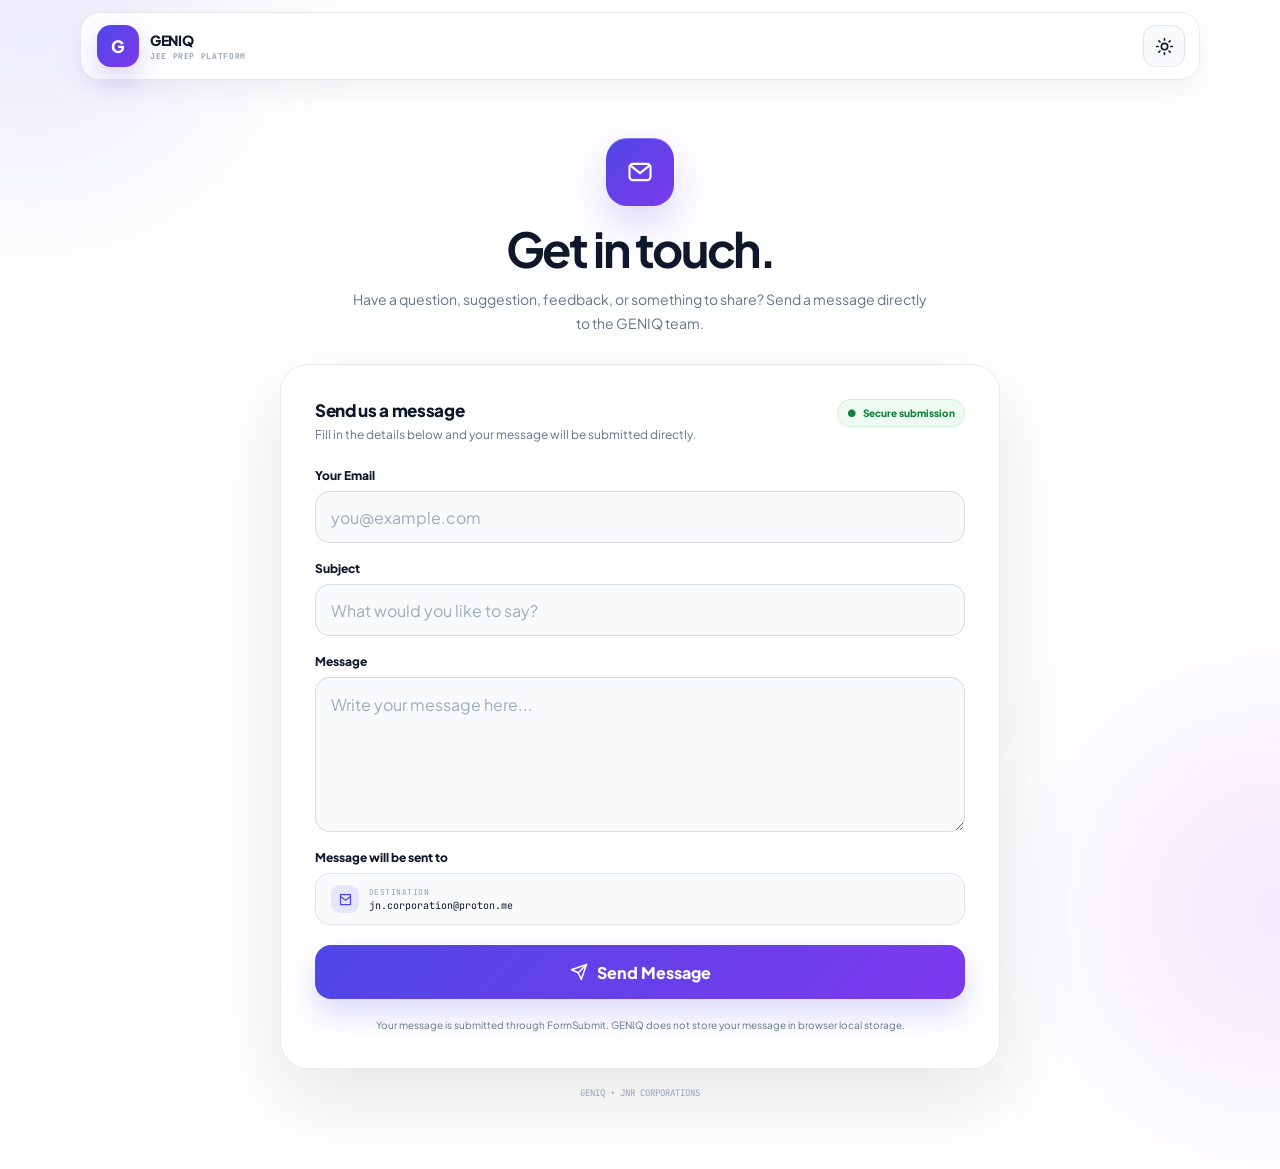
<file: report.html>
<!DOCTYPE html>
<html lang="en">
<head>
  <meta charset="UTF-8">
  <meta name="viewport" content="width=device-width, initial-scale=1, viewport-fit=cover">

  <title>Contact GENIQ</title>
  <meta name="description" content="Contact GENIQ and send a message directly to JNR Corporations.">
  <meta name="robots" content="index, follow">
  <meta name="theme-color" content="#ffffff">

  <link rel="preconnect" href="https://fonts.googleapis.com">
  <link rel="preconnect" href="https://fonts.gstatic.com" crossorigin>
  <link href="https://fonts.googleapis.com/css2?family=JetBrains+Mono:wght@500;600;700&family=Plus+Jakarta+Sans:wght@400;500;600;700;800&display=swap" rel="stylesheet">

  <!-- Central GENIQ theme system -->
  <script src="theme.js"></script>

  <style>
    :root {
      --bg: #ffffff;
      --surface: #ffffff;
      --surface-2: #f8fafc;
      --text: #0f172a;
      --muted: #64748b;
      --muted-2: #94a3b8;
      --border: rgba(15, 23, 42, .09);
      --border-strong: rgba(15, 23, 42, .14);
      --input: #f8fafc;
      --input-focus: #ffffff;
      --primary: #4f46e5;
      --primary-2: #7c3aed;
      --success: #15803d;
      --danger: #dc2626;
      --shadow-sm: 0 10px 30px rgba(15, 23, 42, .06);
      --shadow-lg: 0 30px 80px rgba(15, 23, 42, .10);
      --focus-ring: rgba(79, 70, 229, .14);
    }

    body.dark-theme {
      --bg: #030303;
      --surface: #0b0c0f;
      --surface-2: #111318;
      --text: #f8fafc;
      --muted: #cbd5e1;
      --muted-2: #94a3b8;
      --border: rgba(255, 255, 255, .11);
      --border-strong: rgba(255, 255, 255, .17);
      --input: #111318;
      --input-focus: #15171c;
      --primary: #818cf8;
      --primary-2: #a855f7;
      --success: #4ade80;
      --danger: #f87171;
      --shadow-sm: 0 12px 35px rgba(0, 0, 0, .28);
      --shadow-lg: 0 30px 90px rgba(0, 0, 0, .48);
      --focus-ring: rgba(129, 140, 248, .20);
    }

    * {
      box-sizing: border-box;
      margin: 0;
      padding: 0;
    }

    html {
      min-height: 100%;
      background: var(--bg);
    }

    body {
      min-height: 100vh;
      min-height: 100dvh;
      font-family: "Plus Jakarta Sans", sans-serif;
      color: var(--text);
      background: var(--bg);
      overflow-x: hidden;
      transition: background .25s ease, color .25s ease;
    }

    button,
    input,
    textarea {
      font: inherit;
    }

    button {
      -webkit-tap-highlight-color: transparent;
    }

    .page-shell {
      position: relative;
      min-height: 100vh;
      min-height: 100dvh;
      isolation: isolate;
    }

    .ambient {
      position: fixed;
      width: 360px;
      height: 360px;
      border-radius: 50%;
      filter: blur(95px);
      opacity: .13;
      pointer-events: none;
      z-index: -1;
    }

    .ambient.one {
      top: -190px;
      left: -150px;
      background: #6366f1;
    }

    .ambient.two {
      right: -180px;
      bottom: -190px;
      background: #a855f7;
    }

    body.dark-theme .ambient {
      opacity: .11;
    }

    .topbar {
      position: sticky;
      top: 12px;
      z-index: 20;
      width: min(1120px, calc(100% - 32px));
      margin: 12px auto 0;
      padding: 12px 14px 12px 16px;
      display: flex;
      align-items: center;
      justify-content: space-between;
      gap: 14px;
      border: 1px solid var(--border);
      border-radius: 20px;
      background: color-mix(in srgb, var(--surface) 92%, transparent);
      backdrop-filter: blur(22px);
      -webkit-backdrop-filter: blur(22px);
      box-shadow: var(--shadow-sm);
    }

    .brand {
      display: flex;
      align-items: center;
      gap: 11px;
      min-width: 0;
    }

    .brand-icon {
      width: 42px;
      height: 42px;
      flex: 0 0 42px;
      display: grid;
      place-items: center;
      border-radius: 14px;
      color: #fff;
      font-size: 17px;
      font-weight: 800;
      background: linear-gradient(135deg, var(--primary), var(--primary-2));
      box-shadow: 0 12px 28px rgba(79, 70, 229, .22);
    }

    .brand-name {
      color: var(--text);
      font-size: 14px;
      font-weight: 800;
      letter-spacing: -.02em;
    }

    .brand small {
      display: block;
      margin-top: 2px;
      color: var(--muted-2);
      font-family: "JetBrains Mono", monospace;
      font-size: 8px;
      font-weight: 700;
      letter-spacing: .08em;
    }

    .theme-btn {
      width: 42px;
      height: 42px;
      flex: 0 0 42px;
      display: grid;
      place-items: center;
      border: 1px solid var(--border);
      border-radius: 13px;
      background: var(--input);
      color: var(--text);
      cursor: pointer;
      transition: transform .2s ease, border-color .2s ease, background .2s ease;
    }

    .theme-btn:hover {
      transform: translateY(-2px);
      border-color: var(--border-strong);
    }

    .theme-btn:active {
      transform: translateY(0) scale(.96);
    }

    #themeIcon {
      width: 19px;
      height: 19px;
    }

    main {
      position: relative;
      z-index: 1;
      width: min(720px, calc(100% - 32px));
      margin: 58px auto 70px;
    }

    .hero {
      text-align: center;
      margin-bottom: 28px;
    }

    .hero-badge {
      width: 68px;
      height: 68px;
      margin: 0 auto 18px;
      display: grid;
      place-items: center;
      border-radius: 21px;
      color: #fff;
      background: linear-gradient(135deg, var(--primary), var(--primary-2));
      box-shadow:
        0 18px 42px rgba(79, 70, 229, .22),
        inset 0 1px 0 rgba(255,255,255,.28);
    }

    .hero-badge svg {
      width: 28px;
      height: 28px;
    }

    h1 {
      color: var(--text);
      font-size: clamp(32px, 6vw, 48px);
      line-height: 1.06;
      letter-spacing: -.05em;
      margin-bottom: 12px;
    }

    .hero p {
      max-width: 580px;
      margin: auto;
      color: var(--muted);
      font-size: 14px;
      line-height: 1.75;
    }

    .card {
      border: 1px solid var(--border);
      border-radius: 28px;
      background: var(--surface);
      box-shadow: var(--shadow-lg);
      padding: clamp(20px, 5vw, 34px);
    }

    .card-head {
      display: flex;
      align-items: flex-start;
      justify-content: space-between;
      gap: 16px;
      margin-bottom: 24px;
    }

    .card-title {
      color: var(--text);
      font-size: 17px;
      font-weight: 800;
      letter-spacing: -.02em;
    }

    .card-subtitle {
      margin-top: 5px;
      color: var(--muted);
      font-size: 12px;
      line-height: 1.55;
    }

    .secure-pill {
      flex: 0 0 auto;
      display: inline-flex;
      align-items: center;
      gap: 6px;
      padding: 7px 9px;
      border: 1px solid rgba(34,197,94,.18);
      border-radius: 999px;
      color: var(--success);
      background: rgba(34,197,94,.08);
      font-size: 10px;
      font-weight: 800;
      white-space: nowrap;
    }

    form {
      display: grid;
      gap: 18px;
    }

    .field {
      display: grid;
      gap: 8px;
    }

    label {
      color: var(--text);
      font-size: 12px;
      font-weight: 800;
    }

    input,
    textarea {
      width: 100%;
      border: 1px solid var(--border-strong);
      border-radius: 15px;
      outline: none;
      color: var(--text);
      background: var(--input);
      transition:
        border-color .2s ease,
        background .2s ease,
        box-shadow .2s ease,
        transform .2s ease;
    }

    input {
      height: 52px;
      padding: 0 15px;
    }

    textarea {
      min-height: 155px;
      padding: 14px 15px;
      resize: vertical;
      line-height: 1.65;
    }

    input:hover,
    textarea:hover {
      border-color: var(--border-strong);
    }

    input:focus,
    textarea:focus {
      background: var(--input-focus);
      border-color: var(--primary);
      box-shadow: 0 0 0 4px var(--focus-ring);
    }

    input::placeholder,
    textarea::placeholder {
      color: var(--muted-2);
      opacity: .9;
    }

    .destination {
      min-height: 52px;
      display: flex;
      align-items: center;
      gap: 10px;
      padding: 0 15px;
      border: 1px solid var(--border);
      border-radius: 15px;
      background: var(--surface-2);
      color: var(--muted-2);
      font-family: "JetBrains Mono", monospace;
      font-size: 10px;
      overflow: hidden;
    }

    .destination-icon {
      width: 28px;
      height: 28px;
      flex: 0 0 28px;
      display: grid;
      place-items: center;
      border-radius: 9px;
      color: var(--primary);
      background: color-mix(in srgb, var(--primary) 11%, transparent);
    }

    .destination-icon svg {
      width: 15px;
      height: 15px;
    }

    .destination-text {
      min-width: 0;
      overflow: hidden;
    }

    .destination-label {
      display: block;
      margin-bottom: 2px;
      font-size: 8px;
      letter-spacing: .06em;
      text-transform: uppercase;
      color: var(--muted-2);
    }

    .destination span {
      display: block;
      overflow: hidden;
      color: var(--text);
      text-overflow: ellipsis;
      white-space: nowrap;
    }

    .status {
      display: none;
      padding: 13px 15px;
      border-radius: 14px;
      font-size: 12px;
      line-height: 1.55;
      text-align: center;
    }

    .status.show {
      display: block;
    }

    .status.success {
      color: var(--success);
      background: rgba(34,197,94,.09);
      border: 1px solid rgba(34,197,94,.18);
    }

    .status.error {
      color: var(--danger);
      background: rgba(239,68,68,.08);
      border: 1px solid rgba(239,68,68,.16);
    }

    .send-btn {
      min-height: 54px;
      margin-top: 2px;
      display: inline-flex;
      align-items: center;
      justify-content: center;
      gap: 9px;
      border: 0;
      border-radius: 16px;
      cursor: pointer;
      color: #fff;
      background: linear-gradient(135deg, var(--primary), var(--primary-2));
      box-shadow: 0 15px 30px rgba(79,70,229,.20);
      font-weight: 800;
      transition: transform .2s ease, box-shadow .2s ease, opacity .2s ease;
    }

    .send-btn svg {
      width: 18px;
      height: 18px;
    }

    .send-btn:hover {
      transform: translateY(-2px);
      box-shadow: 0 20px 38px rgba(79,70,229,.27);
    }

    .send-btn:active {
      transform: translateY(0);
    }

    .send-btn:disabled {
      cursor: wait;
      opacity: .68;
      transform: none;
    }

    .privacy {
      margin-top: 18px;
      text-align: center;
      color: var(--muted);
      font-size: 10px;
      line-height: 1.65;
    }

    .privacy code {
      color: var(--text);
      font-family: "JetBrains Mono", monospace;
    }

    .footer-note {
      margin-top: 18px;
      text-align: center;
      color: var(--muted-2);
      font-family: "JetBrains Mono", monospace;
      font-size: 9px;
    }

    @media (max-width: 600px) {
      .topbar {
        top: 8px;
        width: calc(100% - 20px);
        margin-top: 8px;
        border-radius: 17px;
      }

      main {
        width: calc(100% - 20px);
        margin-top: 42px;
      }

      .card {
        border-radius: 22px;
        padding: 19px;
      }

      .card-head {
        display: block;
      }

      .secure-pill {
        margin-top: 12px;
      }

      h1 {
        font-size: 32px;
      }

      .hero p {
        font-size: 13px;
      }

      .destination {
        font-size: 9px;
      }
    }

    @media (prefers-reduced-motion: reduce) {
      *,
      *::before,
      *::after {
        animation-duration: .01ms !important;
        animation-iteration-count: 1 !important;
        transition-duration: .01ms !important;
        scroll-behavior: auto !important;
      }
    }
  </style>
</head>

<body>
  <div class="page-shell">
    <div class="ambient one"></div>
    <div class="ambient two"></div>

    <header class="topbar">
      <div class="brand">
        <div class="brand-icon" aria-hidden="true">G</div>
        <div>
          <div class="brand-name">GENIQ</div>
          <small>JEE PREP PLATFORM</small>
        </div>
      </div>

      <!-- theme.js controls this button -->
      <button
        class="theme-btn"
        id="themeBtn"
        type="button"
        aria-label="Switch to dark theme">
        <svg
          id="themeIcon"
          viewBox="0 0 24 24"
          fill="none"
          stroke="currentColor"
          stroke-width="2"
          stroke-linecap="round"
          stroke-linejoin="round"
          aria-hidden="true">
        </svg>
      </button>
    </header>

    <main>
      <section class="hero">
        <div class="hero-badge" aria-hidden="true">
          <svg viewBox="0 0 24 24" fill="none" stroke="currentColor"
               stroke-width="1.8" stroke-linecap="round" stroke-linejoin="round">
            <rect x="3" y="5" width="18" height="14" rx="3"></rect>
            <path d="m4.5 7 7.5 6 7.5-6"></path>
          </svg>
        </div>

        <h1>Get in touch.</h1>

        <p>
          Have a question, suggestion, feedback, or something to share?
          Send a message directly to the GENIQ team.
        </p>
      </section>

      <section class="card">
        <div class="card-head">
          <div>
            <div class="card-title">Send us a message</div>
            <div class="card-subtitle">
              Fill in the details below and your message will be submitted directly.
            </div>
          </div>

          <div class="secure-pill">
            <span aria-hidden="true">●</span>
            Secure submission
          </div>
        </div>

        <form
          id="contactForm"
          action="https://formsubmit.co/jn.corporation@proton.me"
          method="POST">

          <input type="hidden" name="_subject" value="New message from GENIQ">
          <input type="hidden" name="_captcha" value="true">
          <input type="hidden" name="_template" value="table">
          <input type="hidden" name="_next" id="nextUrl" value="">

          <div class="field">
            <label for="email">Your Email</label>
            <input
              id="email"
              name="email"
              type="email"
              autocomplete="email"
              inputmode="email"
              placeholder="you@example.com"
              maxlength="160"
              required>
          </div>

          <div class="field">
            <label for="subject">Subject</label>
            <input
              id="subject"
              name="subject"
              type="text"
              autocomplete="off"
              placeholder="What would you like to say?"
              maxlength="180"
              required>
          </div>

          <div class="field">
            <label for="message">Message</label>
            <textarea
              id="message"
              name="message"
              placeholder="Write your message here..."
              maxlength="5000"
              required></textarea>
          </div>

          <div class="field">
            <label>Message will be sent to</label>

            <div class="destination">
              <div class="destination-icon" aria-hidden="true">
                <svg viewBox="0 0 24 24" fill="none" stroke="currentColor"
                     stroke-width="2" stroke-linecap="round" stroke-linejoin="round">
                  <path d="M4 4h16v16H4z"></path>
                  <path d="m4 7 8 6 8-6"></path>
                </svg>
              </div>

              <div class="destination-text">
                <small class="destination-label">Destination</small>
                <span>jn.corporation@proton.me</span>
              </div>
            </div>
          </div>

          <div
            class="status"
            id="status"
            role="status"
            aria-live="polite">
          </div>

          <button
            class="send-btn"
            id="sendBtn"
            type="submit">
            <svg viewBox="0 0 24 24" fill="none" stroke="currentColor"
                 stroke-width="2" stroke-linecap="round" stroke-linejoin="round"
                 aria-hidden="true">
              <path d="m22 2-7 20-4-9-9-4Z"></path>
              <path d="M22 2 11 13"></path>
            </svg>
            <span id="sendLabel">Send Message</span>
          </button>
        </form>

        <p class="privacy">
          Your message is submitted through FormSubmit.
          GENIQ does not store your message in browser local storage.
        </p>
      </section>

      <div class="footer-note">GENIQ • JNR CORPORATIONS</div>
    </main>
  </div>

  <script>
    (() => {
      const form = document.getElementById("contactForm");
      const status = document.getElementById("status");
      const sendBtn = document.getElementById("sendBtn");
      const sendLabel = document.getElementById("sendLabel");
      const nextUrl = document.getElementById("nextUrl");

      if (!form || !status || !sendBtn || !sendLabel || !nextUrl) return;

      function showStatus(type, message) {
        status.className = "status show " + type;
        status.textContent = message;
      }

      function resetButton() {
        sendBtn.disabled = false;
        sendLabel.textContent = "Send Message";
      }

      // FormSubmit redirects back to this same page after submission.
      try {
        const currentUrl = new URL(window.location.href);
        currentUrl.search = "";
        currentUrl.hash = "";
        nextUrl.value = currentUrl.toString() + "?sent=1";
      } catch (error) {
        console.error("Return URL setup failed:", error);
      }

      const params = new URLSearchParams(window.location.search);

      if (params.get("sent") === "1") {
        showStatus(
          "success",
          "✓ Message sent successfully. Thank you for contacting GENIQ!"
        );

        history.replaceState(
          {},
          document.title,
          window.location.pathname
        );
      }

      form.addEventListener("submit", (event) => {
        const email = document.getElementById("email");
        const subject = document.getElementById("subject");
        const message = document.getElementById("message");

        if (!email || !subject || !message) return;

        if (
          !email.value.trim() ||
          !subject.value.trim() ||
          !message.value.trim()
        ) {
          event.preventDefault();
          resetButton();
          showStatus(
            "error",
            "Please fill in all fields before sending."
          );
          return;
        }

        if (!email.validity.valid) {
          event.preventDefault();
          resetButton();
          showStatus(
            "error",
            "Please enter a valid email address."
          );
          return;
        }

        sendBtn.disabled = true;
        sendLabel.textContent = "Sending…";
        status.className = "status";
        status.textContent = "";
      });
    })();
  </script>
  <script src="theme.js"></script>
</body>
</html>
</file>
<file: css/notepad.css>
@import url('https://fonts.googleapis.com/css2?family=DM+Sans:wght@400;500;600;700&family=Plus+Jakarta+Sans:wght@400;500;600;700;800&display=swap');
:root{color-scheme:light;--bg:#f6f7fb;--surface:#fff;--surface-2:#f0f2f8;--text:#20243a;--muted:#858ba3;--border:#e7e9f1;--accent:#6658e8;--accent-soft:#eeecff;--danger:#d94d61;--shadow:0 12px 35px rgba(32,36,58,.06)}
:root.dark-theme{color-scheme:dark;--bg:#0d1020;--surface:#151a2c;--surface-2:#1d2338;--text:#edf0ff;--muted:#9ba4c2;--border:#2a3149;--accent:#9a8fff;--accent-soft:#29264c;--danger:#ff7889;--shadow:0 12px 35px rgba(0,0,0,.18)}
*{box-sizing:border-box}html,body{margin:0;min-height:100%;font-family:'DM Sans',system-ui,sans-serif;background:var(--bg);color:var(--text)}button,input,select{font:inherit}button{cursor:pointer}button:focus-visible,input:focus-visible,select:focus-visible,[contenteditable]:focus-visible{outline:3px solid color-mix(in srgb,var(--accent) 38%,transparent);outline-offset:2px}
.app-shell{min-height:100vh;background:var(--bg)}.topbar{height:76px;display:flex;align-items:center;justify-content:space-between;padding:0 34px;border-bottom:1px solid var(--border);background:var(--surface);gap:18px}.brand{display:flex;align-items:center;gap:11px;color:var(--text);text-decoration:none}.brand-mark{display:grid;place-items:center;width:38px;height:38px;border-radius:13px;background:var(--accent);color:#fff;font-family:'Plus Jakarta Sans',sans-serif;font-weight:800;font-size:22px}.brand strong,.brand small{display:block;letter-spacing:.08em}.brand strong{font:800 15px 'Plus Jakarta Sans',sans-serif}.brand small{font-size:9px;color:var(--muted);margin-top:2px}.top-actions{display:flex;align-items:center;gap:10px}.save-status{font-size:12px;color:var(--muted);margin-right:8px}.btn{border:1px solid transparent;border-radius:11px;padding:10px 15px;font-weight:700;font-size:13px;transition:transform .15s,background .15s}.btn:active{transform:scale(.97)}.btn-primary{background:var(--accent);color:#fff}.btn-soft{background:var(--surface-2);color:var(--text);border-color:var(--border)}.icon-btn{display:grid;place-items:center;width:38px;height:38px;border:1px solid var(--border);border-radius:11px;background:var(--surface);color:var(--text);font-size:19px}.icon-btn svg{width:19px;height:19px;fill:none;stroke:currentColor;stroke-width:1.8;stroke-linecap:round;stroke-linejoin:round}
.workspace{display:grid;grid-template-columns:220px 320px minmax(0,1fr);min-height:calc(100vh - 76px);max-width:1800px;margin:auto}.sidebar{display:flex;flex-direction:column;padding:28px 15px 20px;border-right:1px solid var(--border);background:var(--surface)}.sidebar-heading{padding:0 12px 13px;color:var(--muted);font-size:10px;font-weight:800;letter-spacing:.12em}.nav-item{display:flex;align-items:center;gap:12px;width:100%;padding:11px 12px;border:0;border-radius:10px;background:transparent;color:var(--muted);text-align:left;font-size:13px;margin-bottom:4px}.nav-item span{font-size:17px;width:20px;text-align:center}.nav-item b{margin-left:auto;font-size:11px;font-weight:600}.nav-item.active{background:var(--accent-soft);color:var(--accent);font-weight:700}.tags-heading{margin-top:28px}.tag-list{display:flex;flex-direction:column;gap:4px}.tag-filter{display:flex;gap:9px;align-items:center;border:0;background:transparent;color:var(--muted);text-align:left;padding:8px 12px;border-radius:8px;font-size:12px;overflow-wrap:anywhere}.tag-filter:before{content:'#';color:var(--accent);font-weight:800}.tag-filter.active{background:var(--surface-2);color:var(--text)}.sidebar-bottom{margin-top:auto}.storage-card{display:flex;align-items:center;gap:9px;padding:12px 10px;border:1px solid var(--border);border-radius:12px;margin:20px 0 10px}.storage-dot{width:8px;height:8px;background:#3abf91;border-radius:50%;flex:none}.storage-card strong,.storage-card small{display:block}.storage-card strong{font-size:11px}.storage-card small{font-size:10px;color:var(--muted);margin-top:3px}.text-btn{border:0;background:transparent;color:var(--accent);font-size:12px;font-weight:700;padding:9px 10px}
.notes-pane{padding:28px 18px;border-right:1px solid var(--border);background:var(--bg);min-width:0}.pane-title-row{display:flex;justify-content:space-between;align-items:center;margin-bottom:21px}.eyebrow{font-size:9px;letter-spacing:.15em;font-weight:800;color:var(--accent);margin:0 0 6px}.pane-title-row h1{font:800 24px 'Plus Jakarta Sans',sans-serif;margin:0;letter-spacing:-.04em}.round-add{width:34px;height:34px;border:1px solid var(--border);border-radius:11px;background:var(--surface);color:var(--accent);font-size:21px}.search-box{display:flex;align-items:center;gap:9px;padding:0 11px;height:42px;border:1px solid var(--border);border-radius:11px;background:var(--surface);color:var(--muted)}.search-box>span{font-size:22px}.search-box input{min-width:0;flex:1;border:0;outline:0;background:transparent;color:var(--text);font-size:12px}.search-box kbd{font-size:10px;border:1px solid var(--border);border-radius:5px;padding:3px 5px;color:var(--muted)}.list-meta{display:flex;justify-content:space-between;align-items:center;margin:17px 1px 10px;color:var(--muted);font-size:11px}.list-meta select{max-width:150px;border:0;background:transparent;color:var(--muted);font-size:11px;outline:0}.notes-list{display:flex;flex-direction:column;gap:9px}.note-card{padding:14px 13px;border:1px solid var(--border);border-radius:13px;background:var(--surface);cursor:pointer;transition:border-color .15s,background .15s;min-width:0}.note-card:hover{border-color:color-mix(in srgb,var(--accent) 45%,var(--border))}.note-card.active{border-color:var(--accent);background:var(--accent-soft)}.note-card h3{font-size:13px;margin:0 0 7px;white-space:nowrap;overflow:hidden;text-overflow:ellipsis}.note-card p{font-size:11px;line-height:1.5;color:var(--muted);margin:0 0 11px;display:-webkit-box;-webkit-line-clamp:2;-webkit-box-orient:vertical;overflow:hidden;overflow-wrap:anywhere}.note-card-meta{display:flex;justify-content:space-between;gap:8px;font-size:10px;color:var(--muted)}.note-card-tags{color:var(--accent);overflow:hidden;text-overflow:ellipsis;white-space:nowrap}.empty-state{text-align:center;padding:42px 10px;color:var(--muted)}.empty-state strong{display:block;color:var(--text);font-size:13px;margin:12px 0 5px}.empty-state p{font-size:11px;margin:0 0 15px}.empty-icon{font-size:30px;color:var(--accent)}.empty-state[hidden]{display:none}
.editor-pane{padding:30px clamp(22px,4vw,68px);min-width:0;background:var(--surface)}.editor-empty{display:flex;align-items:center;justify-content:center;flex-direction:column;text-align:center;min-height:55vh}.empty-art{display:grid;place-items:center;width:70px;height:70px;border-radius:24px;background:var(--accent-soft);color:var(--accent);font-size:34px}.editor-empty h2{font:800 23px 'Plus Jakarta Sans',sans-serif;letter-spacing:-.04em;margin:22px 0 8px}.editor-empty p{font-size:13px;color:var(--muted);margin:0 0 20px}.editor[hidden],.editor-empty[hidden]{display:none}.editor-topline{display:flex;align-items:center;justify-content:space-between;gap:12px;position:relative}.editor-actions{display:flex;gap:7px}.editor-actions .icon-btn{width:34px;height:34px;font-size:17px}.icon-btn.selected{color:var(--accent);background:var(--accent-soft);border-color:var(--accent)}.more-menu{position:absolute;z-index:5;right:0;top:42px;min-width:190px;padding:6px;background:var(--surface);border:1px solid var(--border);border-radius:12px;box-shadow:var(--shadow)}.more-menu button{display:block;width:100%;padding:10px;border:0;border-radius:7px;background:transparent;color:var(--text);text-align:left;font-size:12px}.more-menu button:hover{background:var(--surface-2)}.danger-text{color:var(--danger)!important}.note-title{display:block;width:100%;border:0;outline:0;background:transparent;color:var(--text);font:800 clamp(25px,3vw,37px) 'Plus Jakarta Sans',sans-serif;letter-spacing:-.05em;margin:27px 0 13px;padding:0}.note-title::placeholder{color:var(--muted)}.tag-input{width:100%;border:0;outline:0;background:transparent;color:var(--accent);font-size:12px;padding:0 0 19px}.tag-input::placeholder{color:var(--muted)}.toolbar{display:flex;align-items:center;flex-wrap:wrap;gap:4px;padding:9px 0;border-top:1px solid var(--border);border-bottom:1px solid var(--border)}.toolbar button{min-width:32px;height:30px;padding:0 8px;border:0;border-radius:7px;background:transparent;color:var(--muted);font-size:12px}.toolbar button:hover,.toolbar button:focus{background:var(--surface-2);color:var(--text)}.toolbar-separator{height:20px;width:1px;background:var(--border);margin:0 5px}.note-body{min-height:clamp(300px,55vh,720px);padding:23px 0 35px;outline:0;color:var(--text);font-size:15px;line-height:1.85;overflow-wrap:anywhere}.note-body:empty:before{content:attr(data-placeholder);color:var(--muted);pointer-events:none}.note-body h2{font:700 22px 'Plus Jakarta Sans',sans-serif;line-height:1.35}.note-body blockquote{border-left:3px solid var(--accent);margin:14px 0;padding:4px 0 4px 16px;color:var(--muted)}.note-body ul,.note-body ol{padding-left:24px}.note-body a{color:var(--accent)}.editor-footer{display:flex;justify-content:space-between;gap:10px;padding-top:13px;border-top:1px solid var(--border);font-size:10px;color:var(--muted)}.muted{color:var(--muted)}.tiny{font-size:11px}.toast{position:fixed;bottom:22px;left:50%;transform:translate(-50%,15px);opacity:0;pointer-events:none;padding:11px 16px;border-radius:10px;background:var(--text);color:var(--surface);font-size:12px;box-shadow:var(--shadow);transition:opacity .2s,transform .2s;z-index:20}.toast.show{opacity:1;transform:translate(-50%,0)}
@media(max-width:1100px){.workspace{grid-template-columns:180px 290px minmax(0,1fr)}.topbar{padding:0 22px}.editor-pane{padding:27px 30px}}
@media(max-width:800px){.workspace{grid-template-columns:1fr;min-height:calc(100vh - 64px)}.topbar{height:64px;padding:0 14px}.save-status{display:none}.brand-mark{width:34px;height:34px}.top-actions{gap:6px}.top-actions .btn{padding:9px 11px}.workspace{display:flex;flex-direction:column}.sidebar{order:0;display:flex;flex-direction:row;align-items:center;gap:5px;padding:10px 12px;border-right:0;border-bottom:1px solid var(--border);overflow-x:auto}.sidebar-heading,.tags-heading,.tag-list,.sidebar-bottom{display:none}.nav-item{width:auto;white-space:nowrap;margin:0;padding:9px 12px;flex:none}.nav-item b{margin-left:2px}.notes-pane{order:1;padding:20px 14px;border-right:0;border-bottom:1px solid var(--border)}.pane-title-row{margin-bottom:14px}.pane-title-row h1{font-size:21px}.notes-list{display:grid;grid-template-columns:repeat(2,minmax(0,1fr))}.note-card{padding:12px}.editor-pane{order:2;padding:24px 18px}.editor-empty{min-height:300px}.note-body{min-height:300px}.note-title{font-size:28px;margin-top:23px}}
@media(max-width:430px){.top-actions .btn-soft{display:none}.top-actions .btn-primary{font-size:12px;padding:9px 10px}.notes-list{grid-template-columns:1fr}.editor-pane{padding:20px 15px}.editor-footer{flex-direction:column;gap:5px}.toolbar{gap:2px}.toolbar button{padding:0 6px}.note-title{font-size:25px}}
@media(prefers-reduced-motion:reduce){*,*::before,*::after{transition:none!important;scroll-behavior:auto!important}}
</file>
